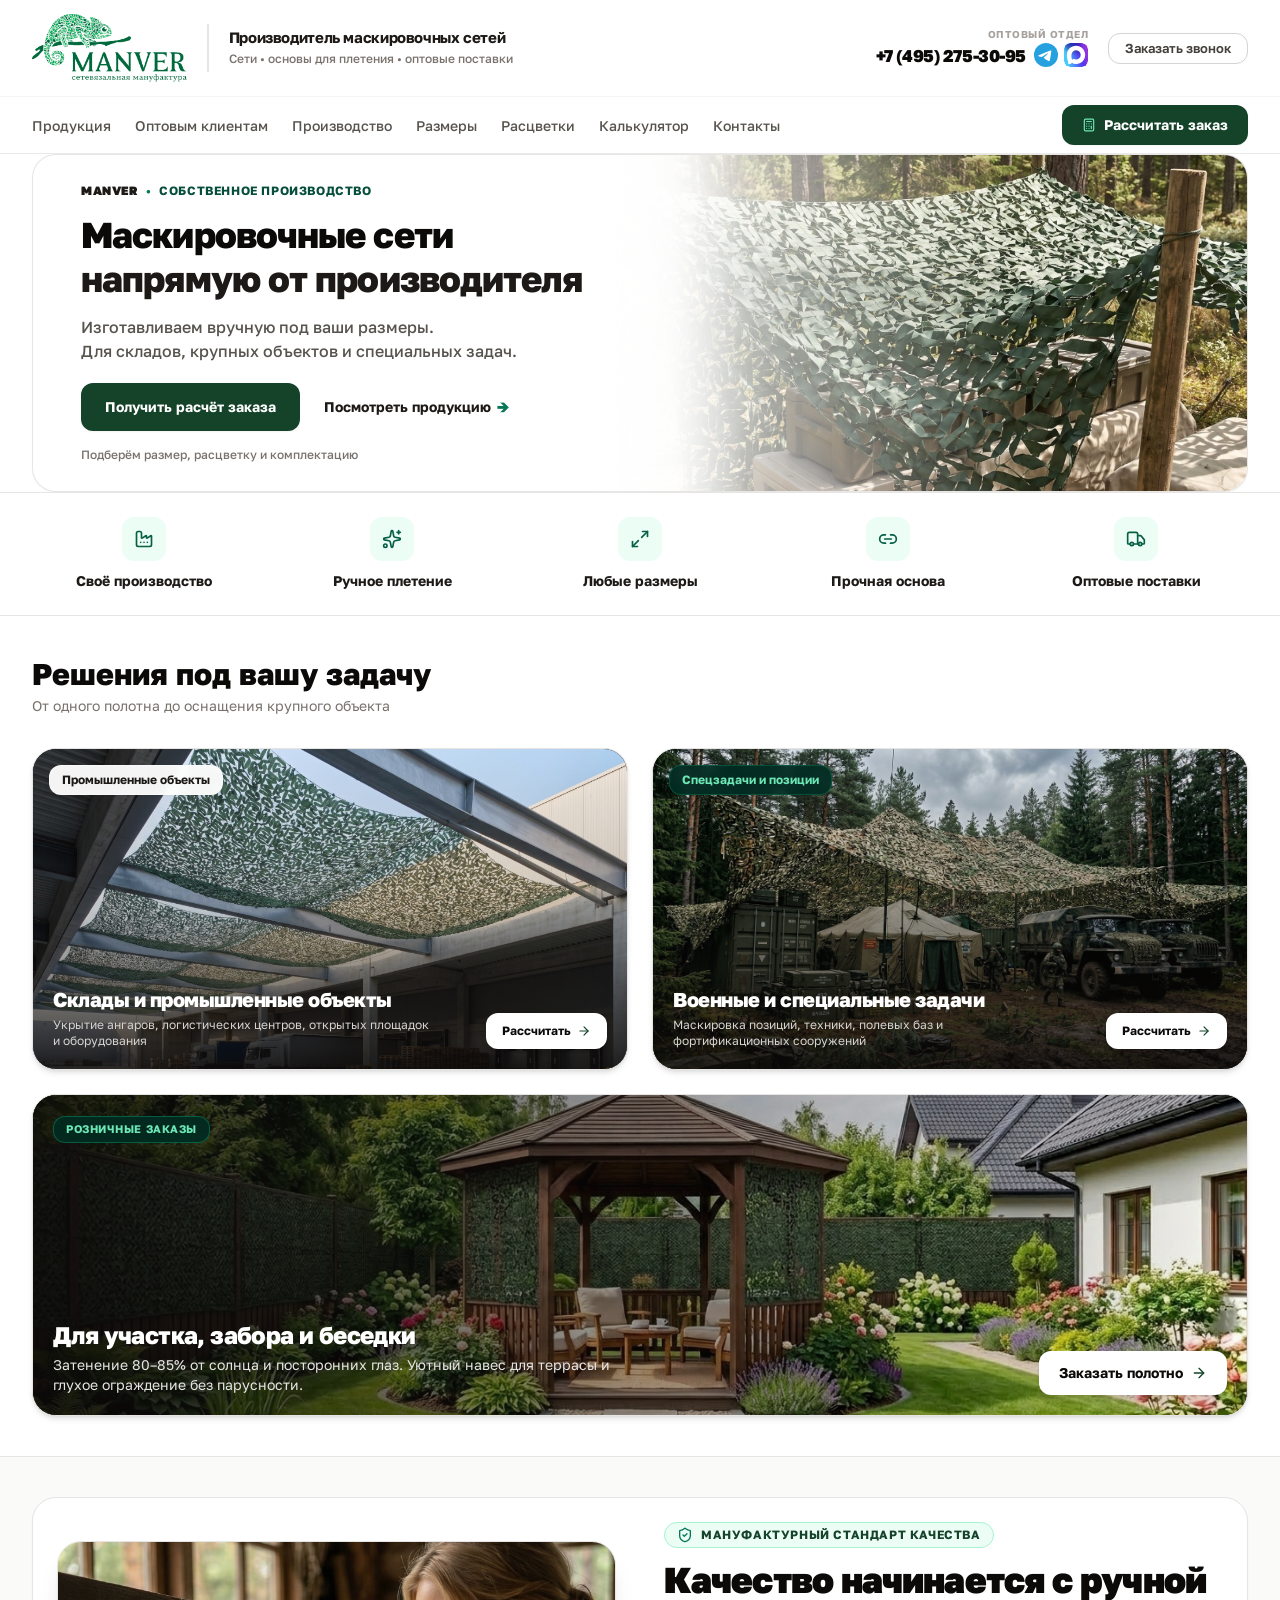
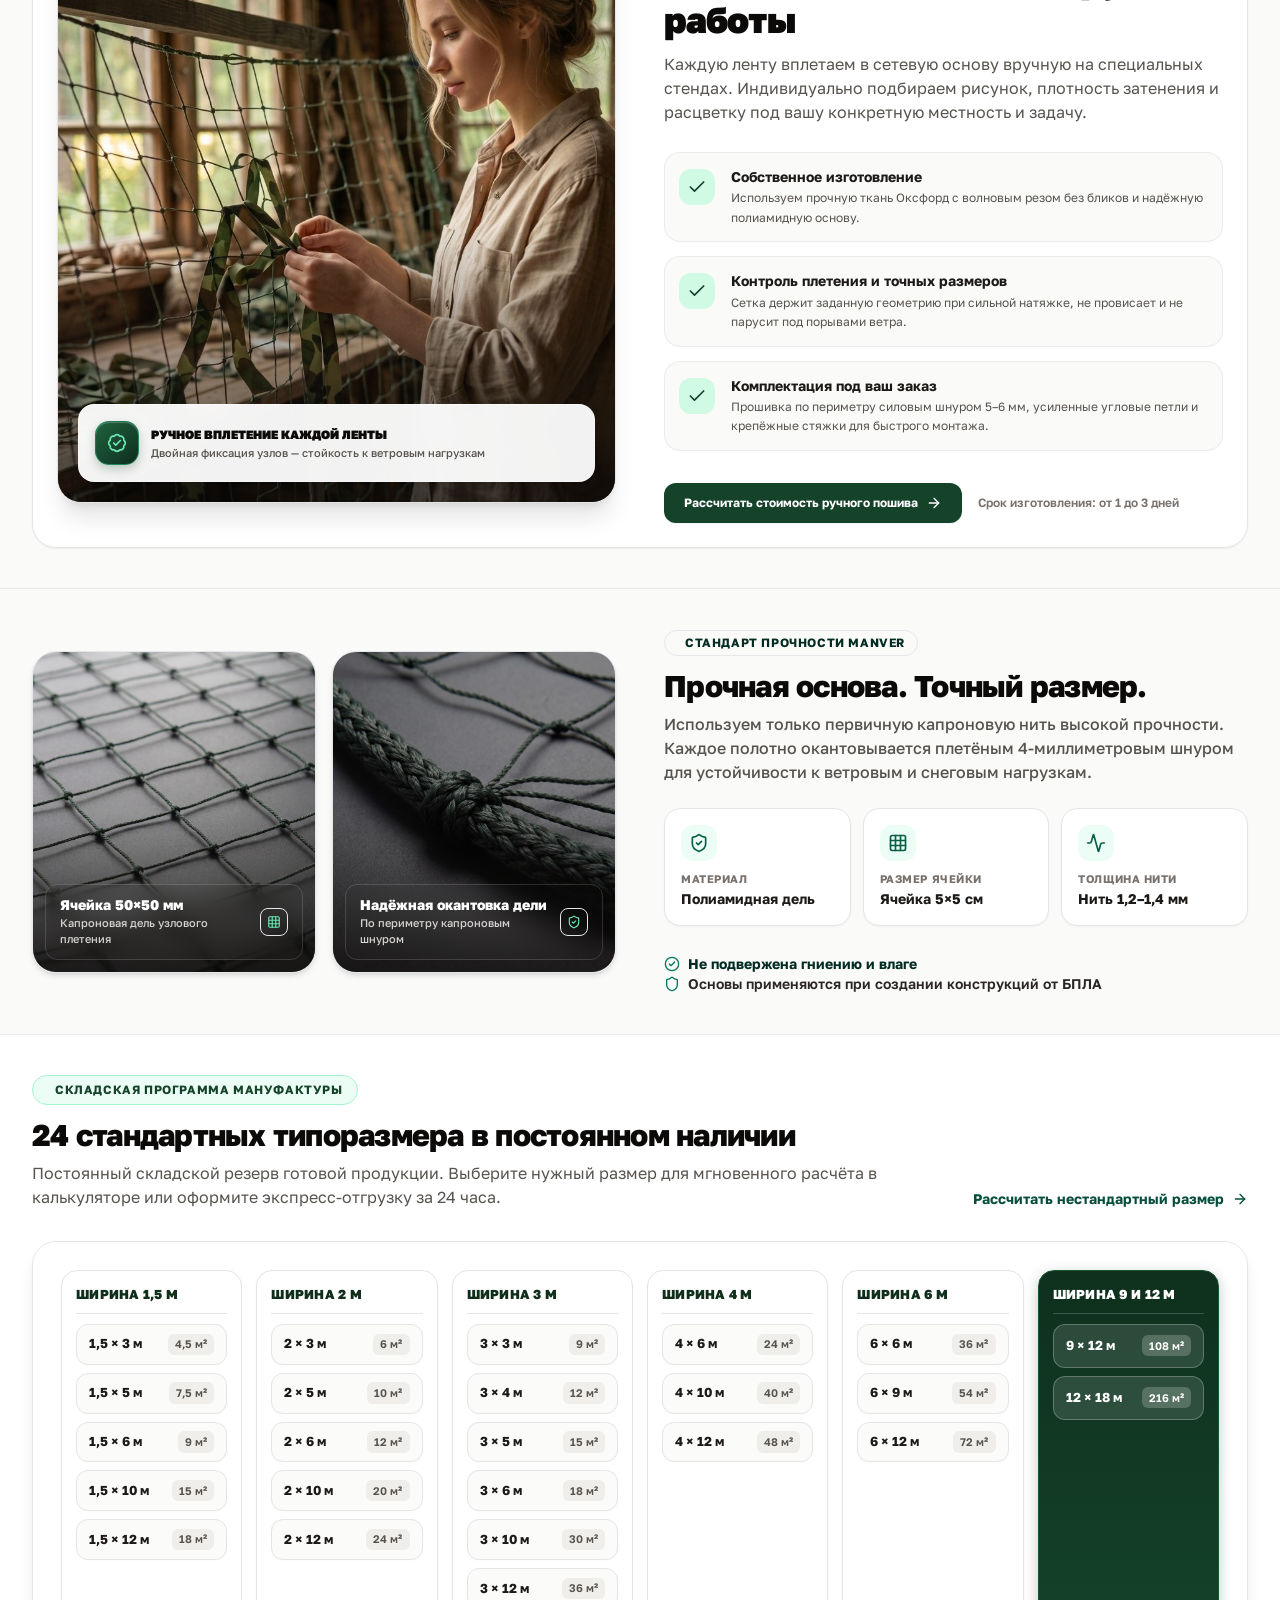
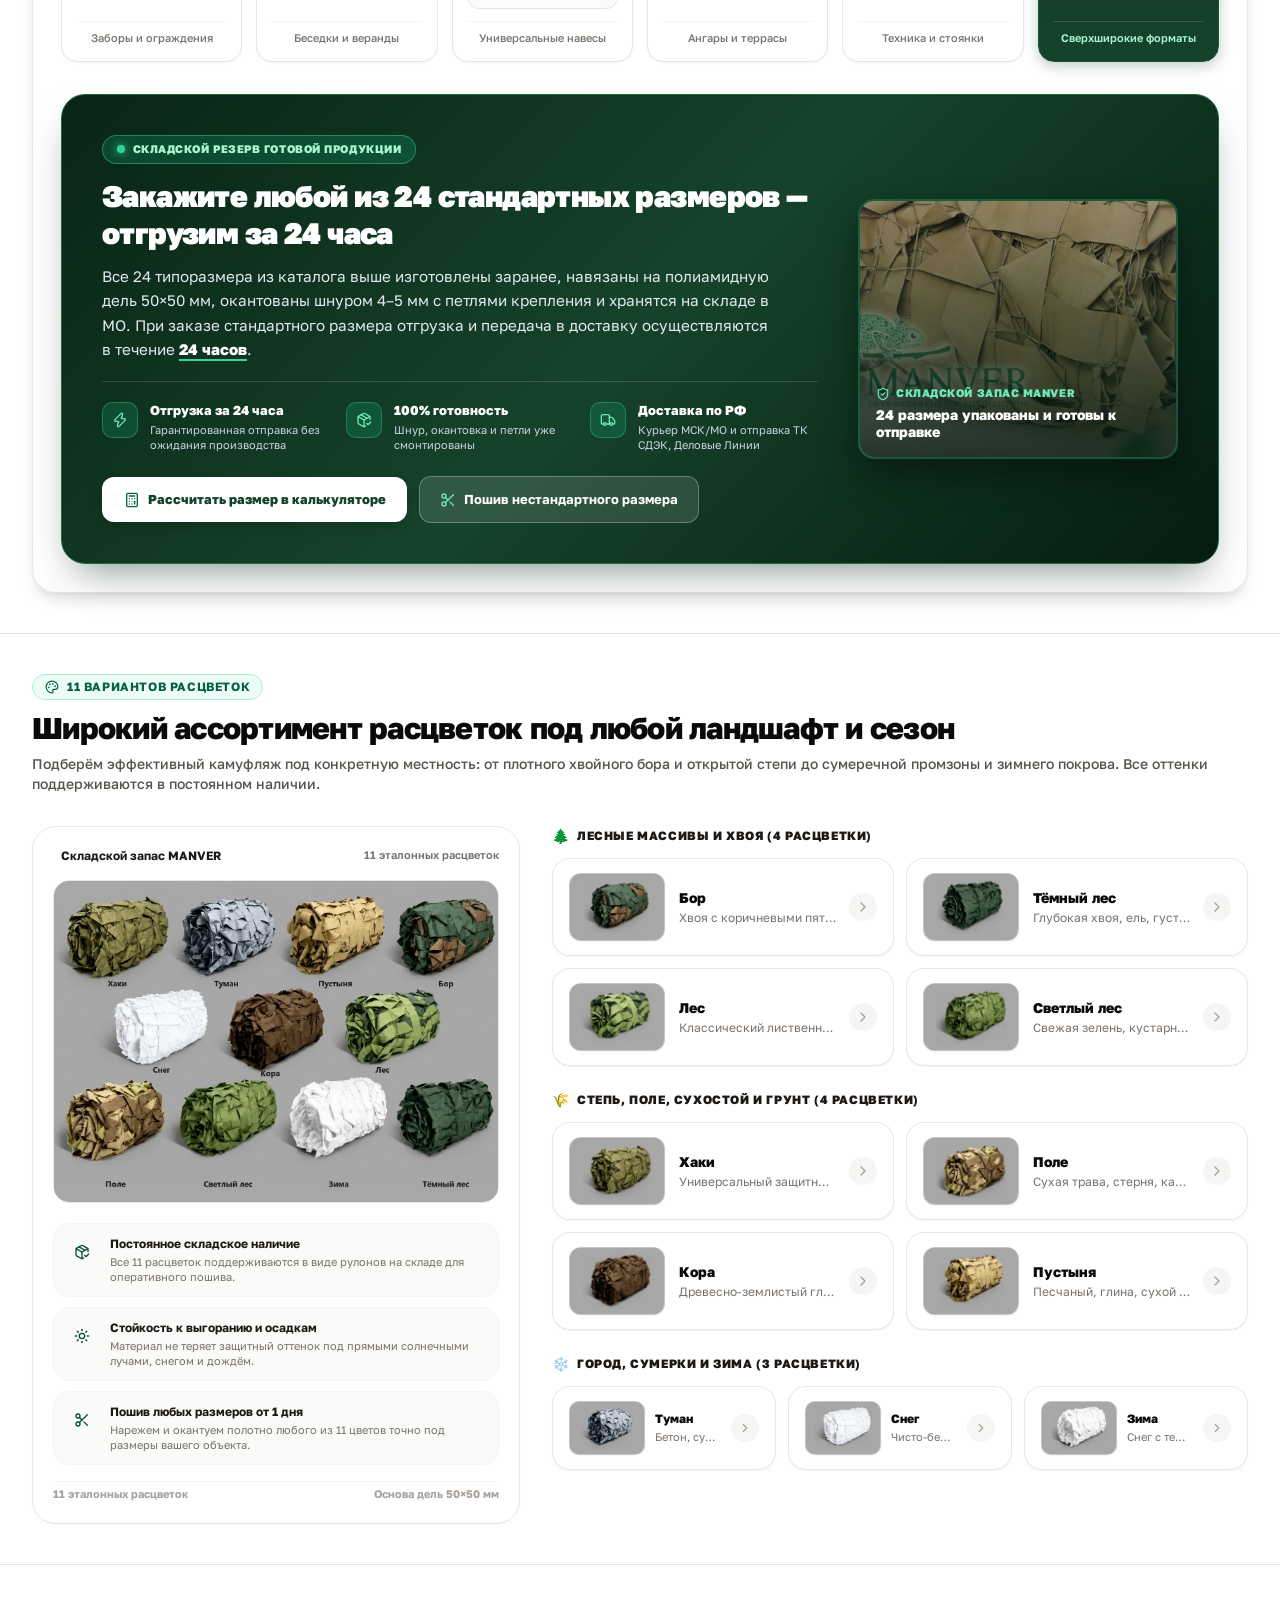
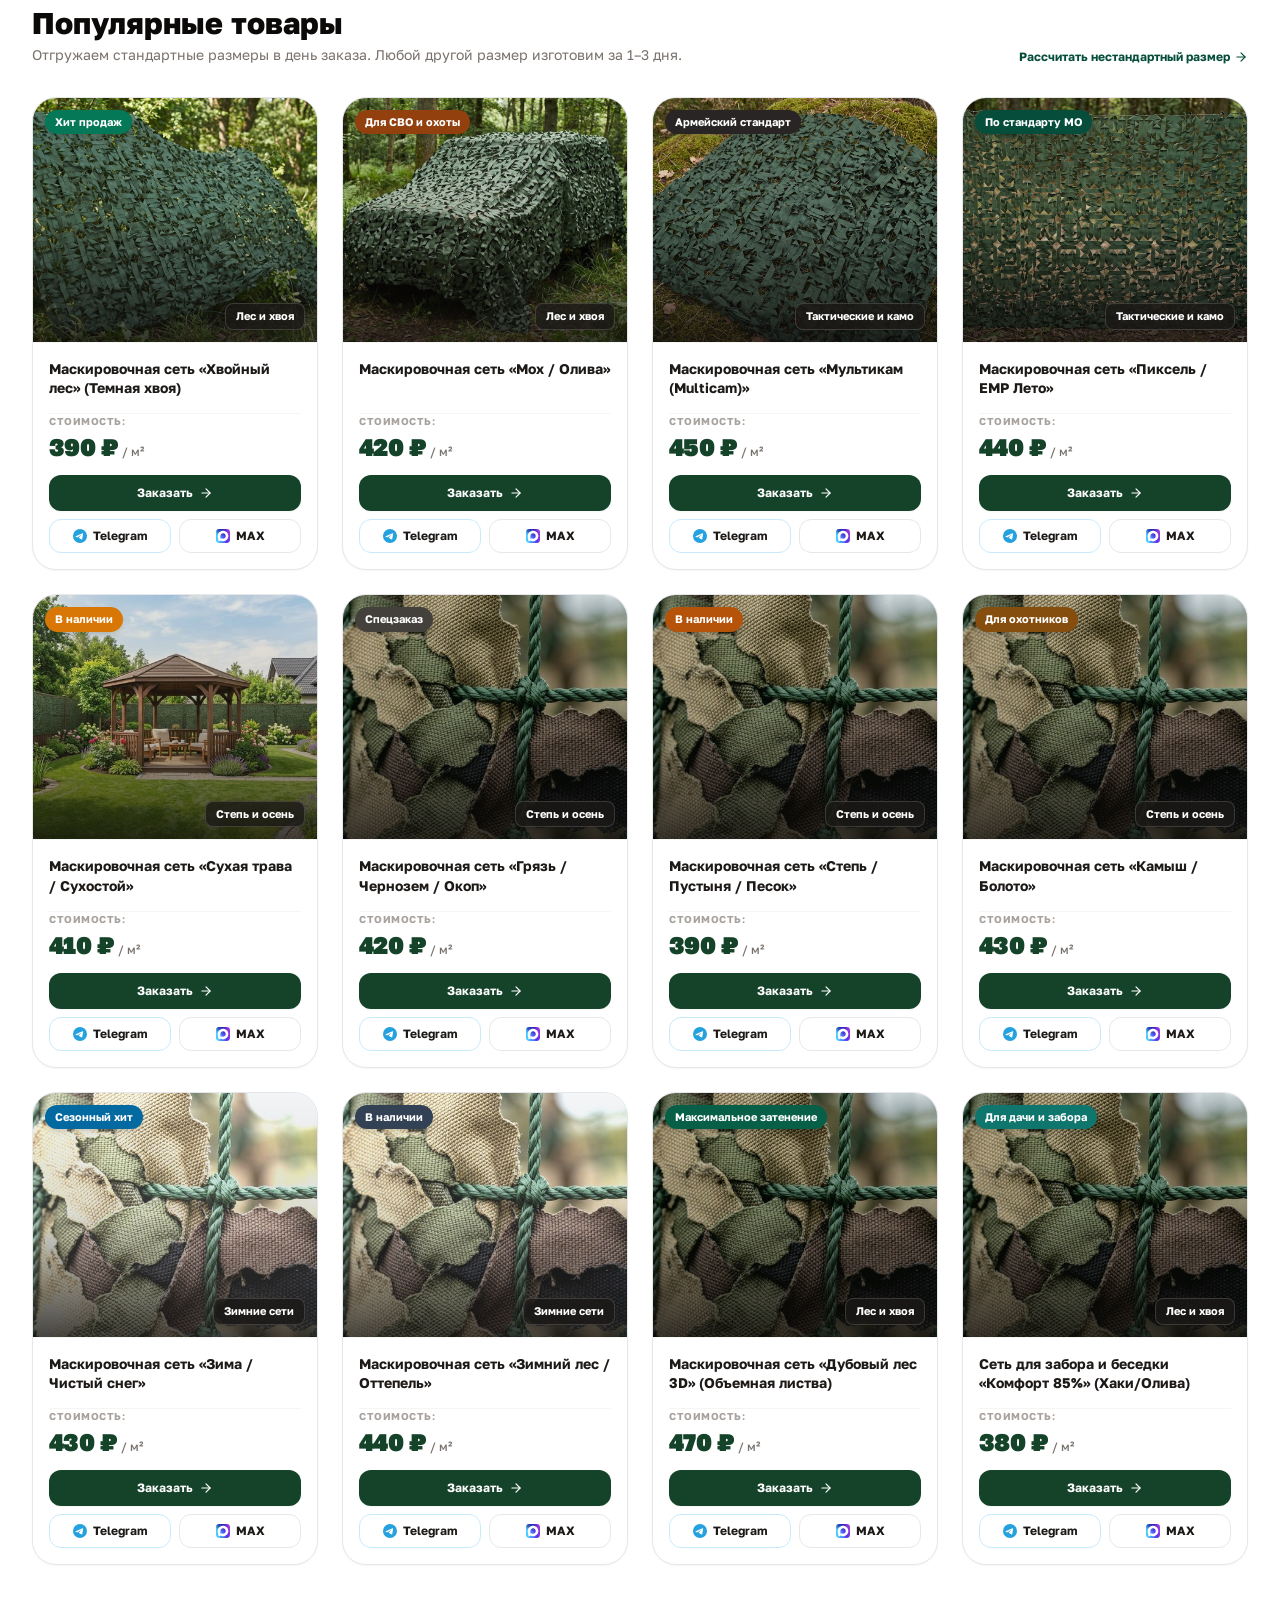
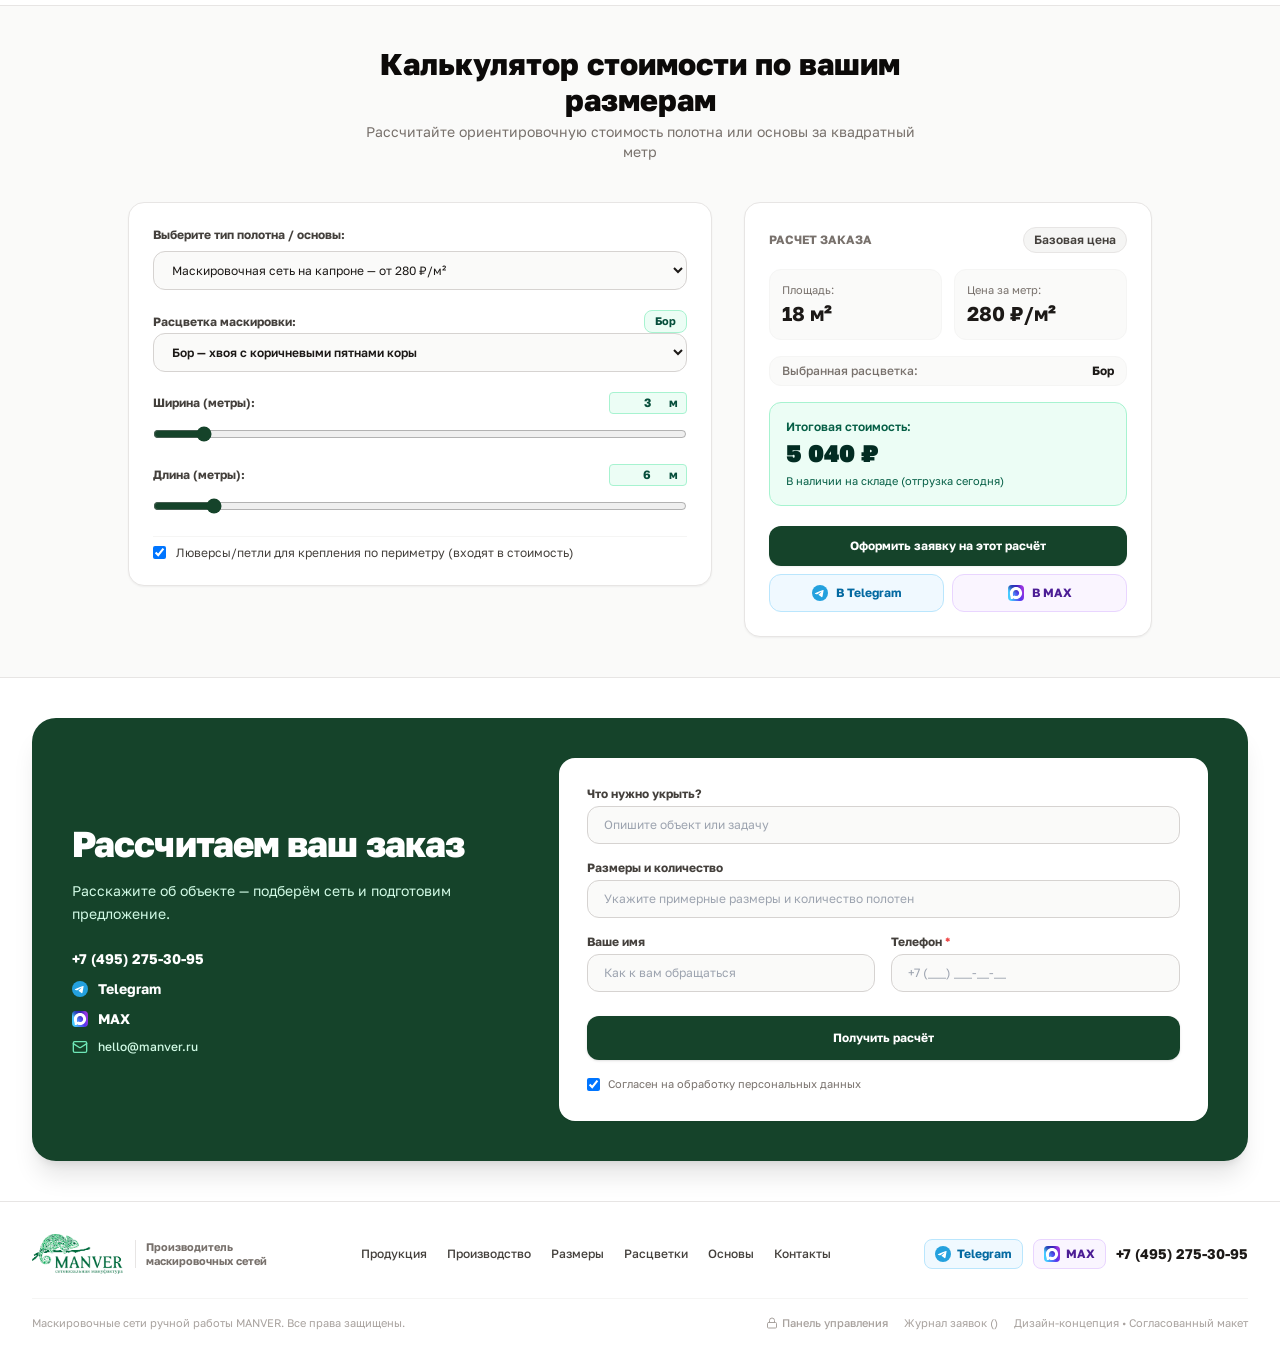
<file: index.html>
<!DOCTYPE html>
<html lang="ru">
<head>
  <meta charset="UTF-8">
  <meta name="viewport" content="width=device-width, initial-scale=1.0">
  <title>MANVER — Производитель маскировочных сетей и основ</title>
  <meta name="description" content="Маскировочные сети и капроновые основы напрямую от производителя MANVER. Ручное плетение, полиамидная основа 5х5 см, пошив любых размеров под заказ от 1 дня.">
  
  <!-- Google Fonts: Golos Text & Inter -->
  <link rel="preconnect" href="https://fonts.googleapis.com">
  <link rel="preconnect" href="https://fonts.gstatic.com" crossorigin>
  <link href="https://fonts.googleapis.com/css2?family=Golos+Text:wght@400;500;600;700;800&family=Inter:wght@400;500;600;700&display=swap" rel="stylesheet">
  
  <!-- Автономные стили Tailwind CSS (локальные, работают на всех смартфонах, с VPN и без интернета) -->
  <link rel="stylesheet" href="css/tailwind.min.css">

  <!-- Пользовательские стили -->
  <link rel="stylesheet" href="css/styles.css">
  <link rel="stylesheet" href="styles.css">

  <!-- Lucide Icons (локальный файл, 100% надежность на мобильных) -->
  <script src="js/lucide.min.js"></script>
</head>
<body class="bg-white text-stone-900 antialiased selection:bg-emerald-800 selection:text-white">

  <!-- ============================================================ -->
  <!-- ШАПКА САЙТА (HEADER) — ПРЕМИАЛЬНЫЙ B2B ПРОИЗВОДИТЕЛЬ MANVER -->
  <!-- ============================================================ -->
  <header class="sticky top-0 z-50 bg-white border-b border-stone-200/80">
    
    <!-- ВЕРХНИЙ ЯРУС: Логотип + Позиционирование + Оптовый отдел и контакты -->
    <div class="max-w-7xl mx-auto px-4 sm:px-6 lg:px-8 py-2.5 sm:py-3 flex items-center justify-between gap-4">
      
      <!-- Левый блок: Официальный логотип MANVER + Статус производителя и специализация -->
      <div class="flex items-center gap-3.5 sm:gap-4 lg:gap-5 shrink-0">
        <a href="#" class="flex items-center group py-0.5" title="MANVER — сетевязальная мануфактура">
          <img src="assets/images/manver_official_logo.png" 
               alt="MANVER — сетевязальная мануфактура" 
               class="h-12 sm:h-[58px] lg:h-[68px] w-auto object-contain transition duration-200 group-hover:opacity-95">
        </a>
        
        <!-- Текстовое позиционирование: сразу объясняет специализацию -->
        <div class="hidden md:block pl-4 lg:pl-5 border-l-2 border-stone-200 py-1">
          <span class="text-xs sm:text-sm lg:text-[15px] font-bold text-stone-900 tracking-tight leading-tight block">
            Производитель маскировочных сетей
          </span>
          <span class="text-[11px] lg:text-[12px] font-medium text-stone-500 tracking-normal block mt-1">
            Сети • основы для плетения • оптовые поставки
          </span>
        </div>
      </div>

      <!-- Правый блок: Контакты оптового отдела + Telegram + Вторичная кнопка «Заказать звонок» -->
      <div class="flex items-center gap-3 sm:gap-4 lg:gap-5 shrink-0">
        
        <!-- Оптовый отдел + Телефон + Telegram + MAX в единой чистой связке -->
        <div class="hidden sm:flex flex-col items-end text-right">
          <span class="text-[10px] uppercase tracking-wider text-stone-400 font-bold block leading-none mb-1">
            Оптовый отдел
          </span>
          <div class="flex items-center gap-2">
            <a href="tel:+74952753095" class="text-base lg:text-[17px] font-extrabold text-stone-950 hover:text-[#15432A] transition tracking-tight whitespace-nowrap leading-none">
              +7 (495) 275-30-95
            </a>
            <div class="flex items-center gap-1.5 shrink-0 pl-0.5">
              <a href="https://t.me/manver_nets" target="_blank" title="Написать в Telegram" class="inline-flex items-center justify-center w-6 h-6 shrink-0 rounded-full hover:scale-110 transition shadow-2xs" aria-label="Telegram">
                <svg class="w-6 h-6 shrink-0" width="24" height="24" viewBox="0 0 24 24" fill="none" xmlns="http://www.w3.org/2000/svg">
                  <circle cx="12" cy="12" r="12" fill="#24A1DE"/>
                  <path fill-rule="evenodd" clip-rule="evenodd" d="M5.4 12c3.4-1.5 5.7-2.5 6.9-3 3.3-1.4 4-1.6 4.5-1.6.1 0 .3 0 .4.1.1.1.2.2.2.4 0 .1 0 .3-.1.5-.2 1.9-1 6.5-1.4 8.6-.2.9-.5 1.2-.8 1.2-.7.1-1.2-.5-1.9-.9-1.1-.7-1.7-1.1-2.7-1.8-1.2-.8-.4-1.2.3-1.9.2-.2 3.2-3 3.3-3.2 0 0 0-.1-.1-.2-.1 0-.2 0-.2 0-.1 0-1.8 1.1-5.1 3.3-.5.3-.9.5-1.3.5-.4 0-1.3-.2-1.9-.4-.8-.2-1.3-.4-1.3-.8 0-.2.3-.4.9-.7z" fill="white"/>
                </svg>
              </a>
              <a href="https://max.ru/u/manver" target="_blank" title="Написать в MAX" class="inline-flex items-center justify-center w-6 h-6 shrink-0 rounded-md hover:scale-110 transition shadow-2xs overflow-hidden" aria-label="MAX">
                <img src="assets/images/max_messenger_logo.svg" alt="MAX" class="w-6 h-6 rounded-md shrink-0">
              </a>
            </div>
          </div>
        </div>

        <!-- Вторичная кнопка: Заказать звонок (спокойная, белый фон, тонкая рамка, не спорит с CTA) -->
        <button onclick="openCallModal()" class="hidden md:inline-flex items-center justify-center px-3.5 lg:px-4 py-2 rounded-xl bg-white border border-stone-300 hover:border-stone-400 hover:bg-stone-50 text-stone-700 hover:text-stone-900 text-xs lg:text-[13px] font-semibold transition whitespace-nowrap active:scale-[0.98]">
          <span>Заказать звонок</span>
        </button>

        <!-- Мобильные кнопки быстрого звонка и мессенджеров (только для компактных экранов < 640px) -->
        <div class="flex items-center gap-1.5 sm:hidden shrink-0">
          <a href="https://t.me/manver_nets" target="_blank" class="w-8 h-8 shrink-0 rounded-full flex items-center justify-center shadow-xs hover:scale-105 transition" aria-label="Telegram" title="Telegram">
            <svg class="w-8 h-8 shrink-0" width="32" height="32" viewBox="0 0 24 24" fill="none" xmlns="http://www.w3.org/2000/svg">
              <circle cx="12" cy="12" r="12" fill="#24A1DE"/>
              <path fill-rule="evenodd" clip-rule="evenodd" d="M5.4 12c3.4-1.5 5.7-2.5 6.9-3 3.3-1.4 4-1.6 4.5-1.6.1 0 .3 0 .4.1.1.1.2.2.2.4 0 .1 0 .3-.1.5-.2 1.9-1 6.5-1.4 8.6-.2.9-.5 1.2-.8 1.2-.7.1-1.2-.5-1.9-.9-1.1-.7-1.7-1.1-2.7-1.8-1.2-.8-.4-1.2.3-1.9.2-.2 3.2-3 3.3-3.2 0 0 0-.1-.1-.2-.1 0-.2 0-.2 0-.1 0-1.8 1.1-5.1 3.3-.5.3-.9.5-1.3.5-.4 0-1.3-.2-1.9-.4-.8-.2-1.3-.4-1.3-.8 0-.2.3-.4.9-.7z" fill="white"/>
            </svg>
          </a>
          <a href="https://max.ru/u/manver" target="_blank" class="w-8 h-8 shrink-0 rounded-lg flex items-center justify-center shadow-xs hover:scale-105 transition overflow-hidden" aria-label="MAX" title="MAX">
            <img src="assets/images/max_messenger_logo.svg" alt="MAX" class="w-8 h-8 rounded-lg shrink-0">
          </a>
          <a href="tel:+74952753095" class="w-8 h-8 shrink-0 rounded-lg text-emerald-900 bg-emerald-50 border border-emerald-200 hover:bg-emerald-100 transition flex items-center justify-center" aria-label="Позвонить" title="Позвонить">
            <i data-lucide="phone" class="w-4 h-4"></i>
          </a>
        </div>

        <!-- Кнопка вызова меню (для экранов меньше десктопа < 1024px) -->
        <button id="mobileMenuBtn" class="p-2 rounded-xl text-stone-700 bg-stone-100 hover:bg-stone-200 transition flex items-center justify-center lg:hidden" aria-label="Меню">
          <i data-lucide="menu" class="w-5 h-5"></i>
        </button>

      </div>
    </div>

    <!-- НИЖНИЙ ЯРУС: Навигация по разделам + Главная кнопка «Рассчитать заказ» (Десктоп) -->
    <div class="hidden lg:block border-t border-stone-100 bg-white">
      <div class="max-w-7xl mx-auto px-4 sm:px-6 lg:px-8 py-2 flex items-center justify-between gap-6">
        
        <!-- Меню навигации (спокойное, равномерное, строго в едином стиле) -->
        <nav class="flex items-center gap-6 xl:gap-7 text-[13.5px] xl:text-[14px] font-medium text-stone-600 whitespace-nowrap">
          <a href="#catalog" class="hover:text-stone-950 hover:font-semibold transition py-1">Продукция</a>
          <a href="#solutions" class="hover:text-stone-950 hover:font-semibold transition py-1">Оптовым клиентам</a>
          <a href="#quality" class="hover:text-stone-950 hover:font-semibold transition py-1">Производство</a>
          <a href="#sizes" class="hover:text-stone-950 hover:font-semibold transition py-1">Размеры</a>
          <a href="#colors" class="hover:text-stone-950 hover:font-semibold transition py-1">Расцветки</a>
          <a href="#calculator" class="hover:text-stone-950 hover:font-semibold transition py-1">Калькулятор</a>
          <a href="#contacts" class="hover:text-stone-950 hover:font-semibold transition py-1">Контакты</a>
        </nav>

        <!-- Главный коммерческий CTA: Рассчитать заказ (фирменный зеленый, строгий, премиальный) -->
        <a href="#calculator" class="inline-flex items-center justify-center gap-2 px-5 py-2.5 rounded-xl bg-[#15432A] hover:bg-[#0F3B25] text-white text-xs xl:text-sm font-bold shadow-xs hover:shadow transition whitespace-nowrap active:scale-[0.98]">
          <i data-lucide="calculator" class="w-3.5 h-3.5 text-emerald-300 shrink-0"></i>
          <span>Рассчитать заказ</span>
        </a>

      </div>
    </div>

    <!-- Мобильное выпадающее меню -->
    <div id="mobileMenu" class="hidden lg:hidden border-t border-stone-200 bg-white px-4 pt-3 pb-6 space-y-3 shadow-xl">
      <a href="#catalog" class="block py-2.5 text-stone-800 font-semibold border-b border-stone-100">Продукция</a>
      <a href="#solutions" class="block py-2.5 text-stone-800 font-semibold border-b border-stone-100">Оптовым клиентам</a>
      <a href="#quality" class="block py-2.5 text-stone-800 font-semibold border-b border-stone-100">Производство</a>
      <a href="#sizes" class="block py-2.5 text-stone-800 font-semibold border-b border-stone-100">24 типоразмера</a>
      <a href="#colors" class="block py-2.5 text-stone-800 font-semibold border-b border-stone-100">11 расцветок</a>
      <a href="#calculator" class="block py-2.5 text-stone-800 font-semibold border-b border-stone-100">Калькулятор заказа</a>
      <a href="#contacts" class="block py-2.5 text-stone-800 font-semibold">Контакты</a>
      <div class="pt-3 border-t border-stone-200 flex flex-col gap-2.5">
        <a href="#calculator" class="w-full py-3 rounded-xl bg-[#15432A] text-white font-bold text-center text-sm shadow-md flex items-center justify-center gap-2.5">
          <i data-lucide="calculator" class="w-4 h-4 text-emerald-300"></i>
          <span>Рассчитать заказ</span>
        </a>
        <div class="grid grid-cols-2 gap-2">
          <a href="https://t.me/manver_nets" target="_blank" class="py-2.5 px-3 rounded-xl btn-telegram font-bold text-xs flex items-center justify-center gap-2 shadow-2xs">
            <svg class="w-4 h-4 shrink-0" viewBox="0 0 24 24" fill="none" xmlns="http://www.w3.org/2000/svg">
              <circle cx="12" cy="12" r="12" fill="#24A1DE"/>
              <path fill-rule="evenodd" clip-rule="evenodd" d="M5.4 12c3.4-1.5 5.7-2.5 6.9-3 3.3-1.4 4-1.6 4.5-1.6.1 0 .3 0 .4.1.1.1.2.2.2.4 0 .1 0 .3-.1.5-.2 1.9-1 6.5-1.4 8.6-.2.9-.5 1.2-.8 1.2-.7.1-1.2-.5-1.9-.9-1.1-.7-1.7-1.1-2.7-1.8-1.2-.8-.4-1.2.3-1.9.2-.2 3.2-3 3.3-3.2 0 0 0-.1-.1-.2-.1 0-.2 0-.2 0-.1 0-1.8 1.1-5.1 3.3-.5.3-.9.5-1.3.5-.4 0-1.3-.2-1.9-.4-.8-.2-1.3-.4-1.3-.8 0-.2.3-.4.9-.7z" fill="white"/>
            </svg>
            <span>Telegram</span>
          </a>
          <a href="https://max.ru/u/manver" target="_blank" class="py-2.5 px-3 rounded-xl btn-max font-bold text-xs flex items-center justify-center gap-2 shadow-2xs">
            <img src="assets/images/max_messenger_logo.svg" alt="MAX" class="w-4 h-4 rounded-[3px] shrink-0">
            <span>MAX</span>
          </a>
        </div>
        <button onclick="openCallModal()" class="w-full py-2.5 rounded-xl border border-stone-300 font-semibold text-xs text-stone-800 hover:bg-stone-50 flex items-center justify-center gap-2">
          <span>Заказать обратный звонок</span>
        </button>
      </div>
    </div>
  </header>

  <!-- ============================================================ -->
  <!-- ПЕРВЫЙ ЭКРАН (HERO SECTION) — СИММЕТРИЧНЫЙ БАННЕР В СЕТКЕ САЙТА -->
  <!-- ============================================================ -->
  <!-- ============================================================ -->
  <!-- ПЕРВЫЙ ЭКРАН (HERO SECTION) — КАРТОЧКА-БАННЕР В СЕТКЕ САЙТА -->
  <!-- ============================================================ -->
  <section class="relative bg-white py-0 overflow-hidden">
    <div class="max-w-7xl mx-auto px-4 sm:px-6 lg:px-8">
      
      <!-- Карточка-баннер -->
      <div class="hero-banner-card">
        
        <!-- Правая часть: Фотография маскировочной сети с плавным растворением в фон -->
        <div class="hero-image-wrap">
          <img src="hero_forest_camonet.jpg" 
               onerror="this.onerror=null; this.src='assets/images/hero_forest_camonet.jpg';"
               alt="Маскировочные сети MANVER" 
               class="hero-blend-image transition duration-700">
          <div class="hero-image-overlay"></div>
        </div>

        <div class="hero-text-wrap space-y-4 sm:space-y-5">
          
          <div class="text-xs font-bold tracking-wider text-stone-500 uppercase flex items-center gap-2">
            <span class="text-stone-900 font-black">MANVER</span>
            <span class="text-emerald-700">•</span>
            <span class="text-emerald-900 font-bold">СОБСТВЕННОЕ ПРОИЗВОДСТВО</span>
          </div>

          <h1 class="text-2xl sm:text-4xl lg:text-[40px] xl:text-[44px] font-extrabold text-stone-950 tracking-tight leading-[1.18]">
            <span class="block">Маскировочные сети</span>
            <span class="block text-stone-900 mt-1 sm:mt-0.5">напрямую от производителя</span>
          </h1>

          <p class="text-sm sm:text-base lg:text-lg text-stone-600 leading-relaxed max-w-lg font-medium">
            Изготавливаем вручную под ваши размеры. <br>
            Для складов, крупных объектов <br class="sm:hidden">и специальных задач.
          </p>

          <!-- Кнопки: главное действие — заявка на расчет -->
          <div class="flex flex-col sm:flex-row items-stretch sm:items-center gap-3 sm:gap-4 pt-1">
            <button type="button" onclick="openCallModal()" class="px-6 sm:px-7 py-3.5 rounded-xl bg-[#15432A] hover:bg-[#0F3B25] text-white font-bold text-sm shadow-sm hover:shadow-md transition text-center whitespace-nowrap active:scale-[0.98]">
              Получить расчёт заказа
            </button>

            <a href="#catalog" class="text-sm font-bold text-stone-900 hover:text-[#15432A] transition flex items-center justify-center gap-1.5 py-3 px-2 group">
              <span>Посмотреть продукцию</span>
              <span class="text-emerald-700 font-extrabold text-base transition transform group-hover:translate-x-1">→</span>
            </a>
          </div>

          <p class="text-xs text-stone-500 font-medium">
            Подберём размер, расцветку и комплектацию
          </p>

        </div>

      </div>
    </div>
  </section>

  <!-- ============================================================ -->
  <!-- 5 ПРЕИМУЩЕСТВ ПРОИЗВОДИТЕЛЯ (КАК В МАКЕТЕ ПОД ХИРО) -->
  <!-- ============================================================ -->
  <section class="border-y border-stone-200 bg-white py-6">
    <div class="max-w-7xl mx-auto px-4 sm:px-6 lg:px-8">
      <div class="grid grid-cols-2 md:grid-cols-5 gap-6 text-center">
        
        <div class="flex flex-col items-center">
          <div class="w-11 h-11 rounded-xl bg-emerald-50 text-emerald-900 flex items-center justify-center mb-2.5">
            <i data-lucide="factory" class="w-5 h-5 text-emerald-800"></i>
          </div>
          <span class="font-bold text-sm text-stone-900">Своё производство</span>
        </div>

        <div class="flex flex-col items-center">
          <div class="w-11 h-11 rounded-xl bg-emerald-50 text-emerald-900 flex items-center justify-center mb-2.5">
            <i data-lucide="sparkles" class="w-5 h-5 text-emerald-800"></i>
          </div>
          <span class="font-bold text-sm text-stone-900">Ручное плетение</span>
        </div>

        <div class="flex flex-col items-center">
          <div class="w-11 h-11 rounded-xl bg-emerald-50 text-emerald-900 flex items-center justify-center mb-2.5">
            <i data-lucide="maximize-2" class="w-5 h-5 text-emerald-800"></i>
          </div>
          <span class="font-bold text-sm text-stone-900">Любые размеры</span>
        </div>

        <div class="flex flex-col items-center">
          <div class="w-11 h-11 rounded-xl bg-emerald-50 text-emerald-900 flex items-center justify-center mb-2.5">
            <i data-lucide="link-2" class="w-5 h-5 text-emerald-800"></i>
          </div>
          <span class="font-bold text-sm text-stone-900">Прочная основа</span>
        </div>

        <div class="flex flex-col items-center col-span-2 md:col-span-1">
          <div class="w-11 h-11 rounded-xl bg-emerald-50 text-emerald-900 flex items-center justify-center mb-2.5">
            <i data-lucide="truck" class="w-5 h-5 text-emerald-800"></i>
          </div>
          <span class="font-bold text-sm text-stone-900">Оптовые поставки</span>
        </div>

      </div>
    </div>
  </section>

  <!-- ============================================================ -->
  <!-- РЕШЕНИЯ ПОД ВАШУ ЗАДАЧУ (ОТ ОДНОГО ПОЛОТНА ДО КРУПНОГО ОБЪЕКТА) -->
  <!-- ============================================================ -->
  <section id="solutions" class="landing-section bg-white">
    <div class="max-w-7xl mx-auto px-4 sm:px-6 lg:px-8">
      
      <div class="mb-8">
        <h2 class="text-2xl sm:text-3xl font-extrabold text-stone-950">
          Решения под вашу задачу
        </h2>
        <p class="text-sm text-stone-500 mt-1">
          От одного полотна до оснащения крупного объекта
        </p>
      </div>

      <!-- 3 карточки сценариев с фотографиями топового качества -->
      <div class="space-y-6">
        
        <!-- Верхний ряд: Склады и Военные задачи (B2B приоритет) -->
        <div class="grid grid-cols-1 md:grid-cols-2 gap-6">
          
          <!-- Карточка 1: Склады и промышленные объекты -->
          <div class="relative rounded-3xl overflow-hidden border border-stone-200 shadow-md group bg-stone-900">
            <img src="solution_warehouse_hd.jpg" 
                 onerror="this.onerror=null; this.src='assets/images/solution_warehouse_hd.jpg';"
                 alt="Маскировочные сети для складов и промышленных объектов MANVER" 
                 class="w-full h-64 sm:h-72 lg:h-80 object-cover object-center transition duration-700 group-hover:scale-105">
            <div class="absolute inset-0 bg-gradient-to-t from-stone-950/85 via-stone-950/20 to-transparent"></div>
            
            <div class="absolute top-4 left-4">
              <span class="inline-block bg-white/95 backdrop-blur-sm text-stone-900 text-xs font-bold px-3 py-1.5 rounded-xl shadow-sm border border-white/40">
                Промышленные объекты
              </span>
            </div>

            <div class="absolute bottom-5 left-5 right-5 flex flex-col sm:flex-row sm:items-end justify-between gap-3">
              <div>
                <h3 class="text-white font-extrabold text-lg sm:text-xl tracking-tight leading-snug">
                  Склады и промышленные объекты
                </h3>
                <p class="text-stone-300 text-xs mt-1 max-w-sm hidden sm:block">
                  Укрытие ангаров, логистических центров, открытых площадок и оборудования
                </p>
              </div>
              <button onclick="openOrderModal('Склады и промышленные объекты', 420)" class="bg-white hover:bg-emerald-50 text-stone-950 text-xs font-bold px-4 py-2.5 rounded-xl shadow-md transition flex items-center justify-center gap-1.5 shrink-0 whitespace-nowrap active:scale-[0.98]">
                <span>Рассчитать</span>
                <i data-lucide="arrow-right" class="w-3.5 h-3.5 text-[#15432A]"></i>
              </button>
            </div>
          </div>

          <!-- Карточка 2: Военные и специальные задачи -->
          <div class="relative rounded-3xl overflow-hidden border border-stone-200 shadow-md group bg-stone-900">
            <img src="assets/images/solution_military_hd.jpg" alt="Маскировка для военных и специальных задач MANVER" class="w-full h-64 sm:h-72 lg:h-80 object-cover object-center transition duration-700 group-hover:scale-105">
            <div class="absolute inset-0 bg-gradient-to-t from-stone-950/85 via-stone-950/20 to-transparent"></div>
            
            <div class="absolute top-4 left-4">
              <span class="inline-block bg-emerald-950/90 backdrop-blur-sm text-emerald-300 text-xs font-bold px-3 py-1.5 rounded-xl shadow-sm border border-emerald-700/50">
                Спецзадачи и позиции
              </span>
            </div>

            <div class="absolute bottom-5 left-5 right-5 flex flex-col sm:flex-row sm:items-end justify-between gap-3">
              <div>
                <h3 class="text-white font-extrabold text-lg sm:text-xl tracking-tight leading-snug">
                  Военные и специальные задачи
                </h3>
                <p class="text-stone-300 text-xs mt-1 max-w-sm hidden sm:block">
                  Маскировка позиций, техники, полевых баз и фортификационных сооружений
                </p>
              </div>
              <button onclick="openOrderModal('Военные и специальные задачи', 450)" class="bg-white hover:bg-emerald-50 text-stone-950 text-xs font-bold px-4 py-2.5 rounded-xl shadow-md transition flex items-center justify-center gap-1.5 shrink-0 whitespace-nowrap active:scale-[0.98]">
                <span>Рассчитать</span>
                <i data-lucide="arrow-right" class="w-3.5 h-3.5 text-[#15432A]"></i>
              </button>
            </div>
          </div>

        </div>

        <!-- Нижний ряд: Для участка, забора и беседки (Розничные заказы) -->
        <div class="relative rounded-3xl overflow-hidden border border-stone-200 shadow-md group bg-stone-900">
          <img src="assets/images/solution_fence_hd.jpg" alt="Маскировочные сети для забора, дачи и беседки" class="w-full h-60 sm:h-72 lg:h-80 object-cover object-center transition duration-700 group-hover:scale-105">
          <div class="absolute inset-0 bg-gradient-to-r from-stone-950/90 via-stone-950/40 to-transparent"></div>
          
          <div class="absolute top-5 left-5">
            <span class="inline-block text-[11px] font-bold text-emerald-300 bg-emerald-950/90 backdrop-blur-sm border border-emerald-600/50 px-3 py-1 rounded-xl uppercase tracking-wider">
              Розничные заказы
            </span>
          </div>

          <div class="absolute bottom-5 left-5 right-5 flex flex-col sm:flex-row sm:items-end justify-between gap-4">
            <div class="max-w-xl">
              <h3 class="text-white font-extrabold text-lg sm:text-2xl tracking-tight leading-snug">
                Для участка, забора и беседки
              </h3>
              <p class="text-stone-200 text-xs sm:text-sm mt-1 leading-relaxed">
                Затенение 80–85% от солнца и посторонних глаз. Уютный навес для террасы и глухое ограждение без парусности.
              </p>
            </div>
            <button onclick="openOrderModal('Для участка, забора и беседки', 380)" class="bg-white hover:bg-stone-100 text-stone-950 text-xs sm:text-sm font-bold px-5 py-3 rounded-xl shadow-lg transition flex items-center justify-center gap-2 shrink-0 whitespace-nowrap active:scale-[0.98]">
              <span>Заказать полотно</span>
              <i data-lucide="arrow-right" class="w-4 h-4 text-[#15432A]"></i>
            </button>
          </div>
        </div>

      </div>

    </div>
  </section>

  <!-- ============================================================ -->
  <!-- КАЧЕСТВО НАЧИНАЕТСЯ С РУЧНОЙ РАБОТЫ (НОВЫЙ НАСЫЩЕННЫЙ БЛОК) -->
  <!-- ============================================================ -->
  <section id="quality" class="landing-section bg-stone-50 border-t border-stone-200">
    <div class="max-w-7xl mx-auto px-4 sm:px-6 lg:px-8">
      
      <div class="bg-white rounded-3xl p-6 sm:p-8 lg:p-10 border border-stone-200 shadow-sm">
        <div class="grid grid-cols-1 lg:grid-cols-12 gap-8 lg:gap-12 items-center">
          
          <!-- Левая часть: Крупное, чистое фото девушки за плетением (без надписей) -->
          <div class="lg:col-span-6 relative">
            <div class="relative rounded-2xl sm:rounded-3xl overflow-hidden shadow-xl border border-stone-200 group bg-stone-100">
              <img src="assets/images/girl_weaving_clean.jpg" alt="Мастер вплетает маскировочные ленты в сетевую основу MANVER" class="w-full h-[460px] sm:h-[560px] object-cover object-center transition duration-500 group-hover:scale-[1.02]">
              
              <!-- Градиентная подложка снизу -->
              <div class="absolute inset-0 bg-gradient-to-t from-stone-950/75 via-transparent to-transparent pointer-events-none"></div>

              <!-- Плашка на фото -->
              <div class="absolute bottom-3 left-3 right-3 sm:bottom-5 sm:left-5 sm:right-5 bg-white/95 backdrop-blur-md p-3 sm:p-4 rounded-xl sm:rounded-2xl border border-white/40 shadow-lg">
                <div class="flex items-center gap-2.5 sm:gap-3">
                  <div class="quality-craft-icon">
                    <i data-lucide="badge-check" class="w-5 h-5 text-emerald-300"></i>
                  </div>
                  <div class="min-w-0 flex-1">
                    <span class="text-[11px] sm:text-xs font-black text-stone-950 uppercase tracking-wide block leading-snug whitespace-normal">Ручное вплетение каждой ленты</span>
                    <span class="text-[10px] sm:text-[11px] font-medium text-stone-600 block mt-0.5 leading-snug">Двойная фиксация узлов — стойкость к ветровым нагрузкам</span>
                  </div>
                </div>
              </div>
            </div>
          </div>

          <!-- Правая часть: Насыщенный контент о качестве и производстве -->
          <div class="lg:col-span-6 space-y-6">
            
            <div>
              <span class="inline-flex items-center gap-2 px-3 py-1 rounded-full bg-emerald-50 border border-emerald-200 text-[#15432A] text-xs font-bold uppercase tracking-wider mb-3">
                <i data-lucide="shield-check" class="w-4 h-4 text-emerald-700"></i>
                Мануфактурный стандарт качества
              </span>
              <h2 class="text-3xl sm:text-4xl font-black text-stone-950 tracking-tight leading-tight">
                Качество начинается с ручной работы
              </h2>
              <p class="text-stone-600 text-sm sm:text-base leading-relaxed mt-3">
                Каждую ленту вплетаем в сетевую основу вручную на специальных стендах. Индивидуально подбираем рисунок, плотность затенения и расцветку под вашу конкретную местность и задачу.
              </p>
            </div>

            <!-- 3 насыщенные карточки преимуществ -->
            <div class="space-y-3.5 pt-1">
              
              <div class="flex items-start gap-4 p-3.5 rounded-2xl bg-stone-50 hover:bg-emerald-50/40 border border-stone-200/70 transition">
                <div class="w-9 h-9 rounded-xl bg-emerald-100 text-[#15432A] flex items-center justify-center shrink-0 mt-0.5">
                  <i data-lucide="check" class="w-5 h-5 font-bold"></i>
                </div>
                <div>
                  <h4 class="text-sm font-bold text-stone-900 leading-snug">Собственное изготовление</h4>
                  <p class="text-xs text-stone-600 mt-0.5 leading-relaxed">
                    Используем прочную ткань Оксфорд с волновым резом без бликов и надёжную полиамидную основу.
                  </p>
                </div>
              </div>

              <div class="flex items-start gap-4 p-3.5 rounded-2xl bg-stone-50 hover:bg-emerald-50/40 border border-stone-200/70 transition">
                <div class="w-9 h-9 rounded-xl bg-emerald-100 text-[#15432A] flex items-center justify-center shrink-0 mt-0.5">
                  <i data-lucide="check" class="w-5 h-5 font-bold"></i>
                </div>
                <div>
                  <h4 class="text-sm font-bold text-stone-900 leading-snug">Контроль плетения и точных размеров</h4>
                  <p class="text-xs text-stone-600 mt-0.5 leading-relaxed">
                    Сетка держит заданную геометрию при сильной натяжке, не провисает и не парусит под порывами ветра.
                  </p>
                </div>
              </div>

              <div class="flex items-start gap-4 p-3.5 rounded-2xl bg-stone-50 hover:bg-emerald-50/40 border border-stone-200/70 transition">
                <div class="w-9 h-9 rounded-xl bg-emerald-100 text-[#15432A] flex items-center justify-center shrink-0 mt-0.5">
                  <i data-lucide="check" class="w-5 h-5 font-bold"></i>
                </div>
                <div>
                  <h4 class="text-sm font-bold text-stone-900 leading-snug">Комплектация под ваш заказ</h4>
                  <p class="text-xs text-stone-600 mt-0.5 leading-relaxed">
                    Прошивка по периметру силовым шнуром 5–6 мм, усиленные угловые петли и крепёжные стяжки для быстрого монтажа.
                  </p>
                </div>
              </div>

            </div>

            <!-- Действие внутри блока -->
            <div class="pt-2 flex flex-wrap items-center gap-4">
              <a href="#calculator" class="px-5 py-3 rounded-xl bg-[#15432A] hover:bg-[#0E321E] text-white text-xs font-bold shadow-sm hover:shadow transition flex items-center gap-2">
                <span>Рассчитать стоимость ручного пошива</span>
                <i data-lucide="arrow-right" class="w-4 h-4"></i>
              </a>
              <span class="text-xs font-semibold text-stone-500">
                Срок изготовления: от 1 до 3 дней
              </span>
            </div>

          </div>

        </div>
      </div>

    </div>
  </section>

  <!-- ============================================================ -->
  <!-- ПРОЧНАЯ ОСНОВА. ТОЧНЫЙ РАЗМЕР (ПОДТВЕРЖДЕННЫЕ ХАРАКТЕРИСТИКИ) -->
  <!-- ============================================================ -->
  <section id="bases" class="landing-section bg-stone-50 border-t border-stone-200/90">
    <div class="max-w-7xl mx-auto px-4 sm:px-6 lg:px-8">
      
      <div class="grid grid-cols-1 lg:grid-cols-12 gap-8 lg:gap-12 items-center">
        
        <!-- Левая часть: Макро-фотографии основы и окантовки (увеличенный размер) -->
        <div class="lg:col-span-6 grid grid-cols-1 sm:grid-cols-2 gap-4 sm:gap-5">
          
          <!-- Карточка 1: Первое фото (где нет окантовки) — ячейка 50х50 мм -->
          <div class="group relative rounded-2xl sm:rounded-3xl overflow-hidden border border-stone-300/80 shadow-md bg-stone-950 transition-all duration-300 hover:shadow-xl">
            <div class="macro-card-img-wrap">
              <img src="assets/images/mesh_cell_macro.jpg" 
                   onerror="this.onerror=null; this.src='mesh_cell_macro.jpg';"
                   alt="Полиамидная дель, ячейка 50х50 мм" 
                   class="w-full h-full object-cover object-center transition-transform duration-700 ease-out group-hover:scale-105">
              <div class="absolute inset-0 bg-gradient-to-t from-stone-950/85 via-stone-950/20 to-transparent pointer-events-none"></div>

              <!-- Подпись внизу карточки -->
              <div class="absolute bottom-3 left-3 right-3">
                <div class="macro-overlay-card bg-stone-900/90 backdrop-blur-md px-3.5 py-2.5 rounded-xl border border-white/15 text-white shadow-lg flex items-center justify-between gap-2">
                  <div class="space-y-0.5">
                    <div class="font-extrabold text-sm sm:text-[15px] text-white leading-snug">
                      Ячейка 50×50 мм
                    </div>
                    <div class="text-[11px] text-stone-300 font-medium leading-normal">
                      Капроновая дель узлового плетения
                    </div>
                  </div>
                  <span class="w-7 h-7 rounded-lg bg-emerald-500/20 border border-emerald-500/30 text-emerald-300 flex items-center justify-center shrink-0" title="Ячейка основы">
                    <i data-lucide="grid" class="w-3.5 h-3.5"></i>
                  </span>
                </div>
              </div>
            </div>
          </div>

          <!-- Карточка 2: Фотография с окантовкой и узлом (Надёжная окантовка дели) -->
          <div class="group relative rounded-2xl sm:rounded-3xl overflow-hidden border border-stone-300/80 shadow-md bg-stone-950 transition-all duration-300 hover:shadow-xl">
            <div class="macro-card-img-wrap">
              <img src="assets/images/cord_border_macro.jpg" 
                   onerror="this.onerror=null; this.src='cord_border_macro.jpg';"
                   alt="Надёжная окантовка дели по периметру капроновым шнуром" 
                   class="w-full h-full object-cover object-center transition-transform duration-700 ease-out group-hover:scale-105">
              <div class="absolute inset-0 bg-gradient-to-t from-stone-950/85 via-stone-950/20 to-transparent pointer-events-none"></div>

              <!-- Подпись внизу карточки -->
              <div class="absolute bottom-3 left-3 right-3">
                <div class="macro-overlay-card bg-stone-900/90 backdrop-blur-md px-3.5 py-2.5 rounded-xl border border-white/15 text-white shadow-lg flex items-center justify-between gap-2">
                  <div class="space-y-0.5">
                    <div class="font-extrabold text-sm sm:text-[15px] text-white leading-snug">
                      Надёжная окантовка дели
                    </div>
                    <div class="text-[11px] text-stone-300 font-medium leading-normal">
                      По периметру капроновым шнуром
                    </div>
                  </div>
                  <span class="w-7 h-7 rounded-lg bg-emerald-500/20 border border-emerald-500/30 text-emerald-300 flex items-center justify-center shrink-0" title="Надёжная окантовка дели по периметру">
                    <i data-lucide="shield-check" class="w-3.5 h-3.5"></i>
                  </span>
                </div>
              </div>
            </div>
          </div>

        </div>

        <!-- Правая часть: Характеристики основы и размеры -->
        <div class="lg:col-span-6 space-y-6">
          
          <div>
            <div class="inline-flex items-center gap-2 px-3 py-1 rounded-full bg-emerald-100/90 border border-emerald-300/80 text-emerald-950 text-xs font-bold uppercase tracking-wider mb-3">
              <span class="w-2 h-2 rounded-full bg-emerald-700"></span>
              <span>Стандарт прочности MANVER</span>
            </div>
            <h2 class="text-2xl sm:text-3xl lg:text-4xl font-extrabold text-stone-950 tracking-tight leading-tight">
              Прочная основа. Точный размер.
            </h2>
            <p class="text-stone-600 text-sm sm:text-base mt-2 font-medium leading-relaxed">
              Используем только первичную капроновую нить высокой прочности. Каждое полотно окантовывается плетёным 4-миллиметровым шнуром для устойчивости к ветровым и снеговым нагрузкам.
            </p>
          </div>

          <!-- 3 подтвержденные ключевые характеристики -->
          <div class="grid grid-cols-1 sm:grid-cols-3 gap-3">
            <div class="bg-white p-4 rounded-2xl border border-stone-200 shadow-xs hover:border-emerald-300 transition group">
              <div class="w-9 h-9 rounded-xl bg-emerald-50 text-emerald-800 flex items-center justify-center mb-2.5 group-hover:bg-emerald-100 transition">
                <i data-lucide="shield-check" class="w-5 h-5 text-emerald-800"></i>
              </div>
              <div class="text-[11px] text-stone-500 font-bold uppercase tracking-wider">Материал</div>
              <div class="text-sm font-bold text-stone-900 mt-0.5">Полиамидная дель</div>
            </div>

            <div class="bg-white p-4 rounded-2xl border border-stone-200 shadow-xs hover:border-emerald-300 transition group">
              <div class="w-9 h-9 rounded-xl bg-emerald-50 text-emerald-800 flex items-center justify-center mb-2.5 group-hover:bg-emerald-100 transition">
                <i data-lucide="grid" class="w-5 h-5 text-emerald-800"></i>
              </div>
              <div class="text-[11px] text-stone-500 font-bold uppercase tracking-wider">Размер ячейки</div>
              <div class="text-sm font-bold text-stone-900 mt-0.5">Ячейка 5×5 см</div>
            </div>

            <div class="bg-white p-4 rounded-2xl border border-stone-200 shadow-xs hover:border-emerald-300 transition group">
              <div class="w-9 h-9 rounded-xl bg-emerald-50 text-emerald-800 flex items-center justify-center mb-2.5 group-hover:bg-emerald-100 transition">
                <i data-lucide="activity" class="w-5 h-5 text-emerald-800"></i>
              </div>
              <div class="text-[11px] text-stone-500 font-bold uppercase tracking-wider">Толщина нити</div>
              <div class="text-sm font-bold text-stone-900 mt-0.5">Нить 1,2–1,4 мм</div>
            </div>
          </div>

          <!-- Преимущества основы -->
          <div class="flex flex-wrap items-center gap-x-6 gap-y-2 text-xs sm:text-sm text-stone-700 pt-1">
            <span class="flex items-center gap-2 font-bold text-emerald-950">
              <i data-lucide="check-circle-2" class="w-4 h-4 text-emerald-700 shrink-0"></i>
              <span>Не подвержена гниению и влаге</span>
            </span>
            <span class="flex items-center gap-2 font-semibold text-stone-800">
              <i data-lucide="shield" class="w-4 h-4 text-emerald-700 shrink-0"></i>
              <span>Основы применяются при создании конструкций от БПЛА</span>
            </span>
          </div>

        </div>

      </div>

    </div>
  </section>

  <!-- ============================================================ -->
  <!-- СКЛАДСКАЯ ПРОГРАММА: 24 СТАНДАРТНЫХ ТИПОРАЗМЕРА MANVER -->
  <!-- ============================================================ -->
  <section id="sizes" class="landing-section bg-gradient-to-b from-[#FBFBFA] via-white to-[#F8F9F8] border-t border-stone-200/80">
    <div class="max-w-7xl mx-auto px-4 sm:px-6 lg:px-8">
      
      <!-- Заголовок блока -->
      <div class="flex flex-col md:flex-row md:items-end justify-between mb-8 sm:mb-10 gap-4">
        <div>
          <span class="inline-flex items-center gap-2 px-3.5 py-1.5 rounded-full bg-emerald-50 border border-emerald-200 text-[#15432A] text-xs font-bold uppercase tracking-wider mb-3 shadow-2xs">
            <span class="relative flex h-2 w-2">
              <span class="animate-ping absolute inline-flex h-full w-full rounded-full bg-emerald-500 opacity-75"></span>
              <span class="relative inline-flex rounded-full h-2 w-2 bg-emerald-600"></span>
            </span>
            Складская программа мануфактуры
          </span>
          <h2 class="text-2xl sm:text-3xl lg:text-4xl font-extrabold text-stone-950 tracking-tight">
            24 стандартных типоразмера в постоянном наличии
          </h2>
          <p class="text-sm sm:text-base text-stone-600 mt-2 max-w-2xl leading-relaxed">
            Постоянный складской резерв готовой продукции. Выберите нужный размер для мгновенного расчёта в калькуляторе или оформите экспресс-отгрузку за 24 часа.
          </p>
        </div>

        <a href="#calculator" class="inline-flex items-center gap-2 text-xs sm:text-sm font-bold text-emerald-900 hover:text-emerald-700 hover:underline shrink-0 pb-1">
          <span>Рассчитать нестандартный размер</span>
          <i data-lucide="arrow-right" class="w-4 h-4"></i>
        </a>
      </div>

      <!-- Главная карточка: Матрица 24 размеров и экспресс-отгрузка 24ч -->
      <div class="bg-gradient-to-b from-stone-50 via-white to-stone-50/70 rounded-3xl p-5 sm:p-7 lg:p-9 border border-stone-200/90 shadow-lg shadow-stone-200/40">
        
        <!-- Сетка 6 колонок по ширине -->
        <div class="sizes-grid-layout">
          
          <!-- Колонка 1: Ширина 1,5 м -->
          <div class="size-column-card">
            <div>
              <div class="col-header">
                <span class="col-title">Ширина 1,5 м</span>
              </div>
              <div class="space-y-2">
                <button type="button" onclick="selectCalcSize(1.5, 3)" class="size-pill-btn group">
                  <span class="size-pill-name">1,5 × 3 м</span>
                  <span class="size-pill-area">4,5 м²</span>
                </button>
                <button type="button" onclick="selectCalcSize(1.5, 5)" class="size-pill-btn group">
                  <span class="size-pill-name">1,5 × 5 м</span>
                  <span class="size-pill-area">7,5 м²</span>
                </button>
                <button type="button" onclick="selectCalcSize(1.5, 6)" class="size-pill-btn group">
                  <span class="size-pill-name">1,5 × 6 м</span>
                  <span class="size-pill-area">9 м²</span>
                </button>
                <button type="button" onclick="selectCalcSize(1.5, 10)" class="size-pill-btn group">
                  <span class="size-pill-name">1,5 × 10 м</span>
                  <span class="size-pill-area">15 м²</span>
                </button>
                <button type="button" onclick="selectCalcSize(1.5, 12)" class="size-pill-btn group">
                  <span class="size-pill-name">1,5 × 12 м</span>
                  <span class="size-pill-area">18 м²</span>
                </button>
              </div>
            </div>
            <div class="mt-3 pt-2 border-t border-stone-100 text-[11px] text-stone-500 font-medium text-center">
              Заборы и ограждения
            </div>
          </div>

          <!-- Колонка 2: Ширина 2 м -->
          <div class="size-column-card">
            <div>
              <div class="col-header">
                <span class="col-title">Ширина 2 м</span>
              </div>
              <div class="space-y-2">
                <button type="button" onclick="selectCalcSize(2, 3)" class="size-pill-btn group">
                  <span class="size-pill-name">2 × 3 м</span>
                  <span class="size-pill-area">6 м²</span>
                </button>
                <button type="button" onclick="selectCalcSize(2, 5)" class="size-pill-btn group">
                  <span class="size-pill-name">2 × 5 м</span>
                  <span class="size-pill-area">10 м²</span>
                </button>
                <button type="button" onclick="selectCalcSize(2, 6)" class="size-pill-btn group">
                  <span class="size-pill-name">2 × 6 м</span>
                  <span class="size-pill-area">12 м²</span>
                </button>
                <button type="button" onclick="selectCalcSize(2, 10)" class="size-pill-btn group">
                  <span class="size-pill-name">2 × 10 м</span>
                  <span class="size-pill-area">20 м²</span>
                </button>
                <button type="button" onclick="selectCalcSize(2, 12)" class="size-pill-btn group">
                  <span class="size-pill-name">2 × 12 м</span>
                  <span class="size-pill-area">24 м²</span>
                </button>
              </div>
            </div>
            <div class="mt-3 pt-2 border-t border-stone-100 text-[11px] text-stone-500 font-medium text-center">
              Беседки и веранды
            </div>
          </div>

          <!-- Колонка 3: Ширина 3 м -->
          <div class="size-column-card">
            <div>
              <div class="col-header">
                <span class="col-title">Ширина 3 м</span>
              </div>
              <div class="space-y-2">
                <button type="button" onclick="selectCalcSize(3, 3)" class="size-pill-btn group">
                  <span class="size-pill-name">3 × 3 м</span>
                  <span class="size-pill-area">9 м²</span>
                </button>
                <button type="button" onclick="selectCalcSize(3, 4)" class="size-pill-btn group">
                  <span class="size-pill-name">3 × 4 м</span>
                  <span class="size-pill-area">12 м²</span>
                </button>
                <button type="button" onclick="selectCalcSize(3, 5)" class="size-pill-btn group">
                  <span class="size-pill-name">3 × 5 м</span>
                  <span class="size-pill-area">15 м²</span>
                </button>
                <button type="button" onclick="selectCalcSize(3, 6)" class="size-pill-btn group">
                  <span class="size-pill-name">3 × 6 м</span>
                  <span class="size-pill-area">18 м²</span>
                </button>
                <button type="button" onclick="selectCalcSize(3, 10)" class="size-pill-btn group">
                  <span class="size-pill-name">3 × 10 м</span>
                  <span class="size-pill-area">30 м²</span>
                </button>
                <button type="button" onclick="selectCalcSize(3, 12)" class="size-pill-btn group">
                  <span class="size-pill-name">3 × 12 м</span>
                  <span class="size-pill-area">36 м²</span>
                </button>
              </div>
            </div>
            <div class="mt-3 pt-2 border-t border-stone-100 text-[11px] text-stone-500 font-medium text-center">
              Универсальные навесы
            </div>
          </div>

          <!-- Колонка 4: Ширина 4 м -->
          <div class="size-column-card">
            <div>
              <div class="col-header">
                <span class="col-title">Ширина 4 м</span>
              </div>
              <div class="space-y-2">
                <button type="button" onclick="selectCalcSize(4, 6)" class="size-pill-btn group">
                  <span class="size-pill-name">4 × 6 м</span>
                  <span class="size-pill-area">24 м²</span>
                </button>
                <button type="button" onclick="selectCalcSize(4, 10)" class="size-pill-btn group">
                  <span class="size-pill-name">4 × 10 м</span>
                  <span class="size-pill-area">40 м²</span>
                </button>
                <button type="button" onclick="selectCalcSize(4, 12)" class="size-pill-btn group">
                  <span class="size-pill-name">4 × 12 м</span>
                  <span class="size-pill-area">48 м²</span>
                </button>
              </div>
            </div>
            <div class="mt-3 pt-2 border-t border-stone-100 text-[11px] text-stone-500 font-medium text-center">
              Ангары и террасы
            </div>
          </div>

          <!-- Колонка 5: Ширина 6 м -->
          <div class="size-column-card">
            <div>
              <div class="col-header">
                <span class="col-title">Ширина 6 м</span>
              </div>
              <div class="space-y-2">
                <button type="button" onclick="selectCalcSize(6, 6)" class="size-pill-btn group">
                  <span class="size-pill-name">6 × 6 м</span>
                  <span class="size-pill-area">36 м²</span>
                </button>
                <button type="button" onclick="selectCalcSize(6, 9)" class="size-pill-btn group">
                  <span class="size-pill-name">6 × 9 м</span>
                  <span class="size-pill-area">54 м²</span>
                </button>
                <button type="button" onclick="selectCalcSize(6, 12)" class="size-pill-btn group">
                  <span class="size-pill-name">6 × 12 м</span>
                  <span class="size-pill-area">72 м²</span>
                </button>
              </div>
            </div>
            <div class="mt-3 pt-2 border-t border-stone-100 text-[11px] text-stone-500 font-medium text-center">
              Техника и стоянки
            </div>
          </div>

          <!-- Колонка 6: Крупные форматы (9м и 12м) -->
          <div class="column-large-sizes">
            <div>
              <div class="col-large-header">
                <span class="col-large-title">Ширина 9 и 12 м</span>
              </div>
              <div class="space-y-2">
                <button type="button" onclick="selectCalcSize(9, 12)" class="large-size-btn group">
                  <span class="size-pill-name">9 × 12 м</span>
                  <span class="size-pill-area">108 м²</span>
                </button>
                <button type="button" onclick="selectCalcSize(12, 18)" class="large-size-btn group">
                  <span class="size-pill-name">12 × 18 м</span>
                  <span class="size-pill-area">216 м²</span>
                </button>
              </div>
            </div>
            <div class="col-large-footer">
              Сверхширокие форматы
            </div>
          </div>

        </div>

        <!-- Экспресс-отгрузка за 24 часа: Премиальный блок гарантии -->
        <div class="banner-24h">
          
          <div class="banner-24h-row">
            
            <!-- Левая колонка: Текст гарантии и преимущества -->
            <div class="banner-24h-col-text">
              <div class="banner-24h-badge">
                <span class="banner-pulse-dot"></span>
                <span>Складской резерв готовой продукции</span>
              </div>

              <h3 class="banner-24h-title">
                Закажите любой из 24 стандартных размеров — отгрузим за 24 часа
              </h3>

              <p class="banner-24h-desc">
                Все 24 типоразмера из каталога выше изготовлены заранее, навязаны на полиамидную дель 50×50 мм, окантованы шнуром 4–5 мм с петлями крепления и хранятся на складе в МО. При заказе стандартного размера отгрузка и передача в доставку осуществляются в течение <strong>24 часов</strong>.
              </p>

              <!-- 3 ключевых тезиса -->
              <div class="banner-perks-grid">
                <div class="banner-perk-item">
                  <div class="banner-perk-icon">
                    <i data-lucide="zap" class="w-4 h-4"></i>
                  </div>
                  <div>
                    <div class="banner-perk-title">Отгрузка за 24 часа</div>
                    <div class="banner-perk-sub">Гарантированная отправка без ожидания производства</div>
                  </div>
                </div>

                <div class="banner-perk-item">
                  <div class="banner-perk-icon">
                    <i data-lucide="package-check" class="w-4 h-4"></i>
                  </div>
                  <div>
                    <div class="banner-perk-title">100% готовность</div>
                    <div class="banner-perk-sub">Шнур, окантовка и петли уже смонтированы</div>
                  </div>
                </div>

                <div class="banner-perk-item">
                  <div class="banner-perk-icon">
                    <i data-lucide="truck" class="w-4 h-4"></i>
                  </div>
                  <div>
                    <div class="banner-perk-title">Доставка по РФ</div>
                    <div class="banner-perk-sub">Курьер МСК/МО и отправка ТК СДЭК, Деловые Линии</div>
                  </div>
                </div>
              </div>

              <!-- Кнопки действий -->
              <div class="banner-actions">
                <a href="#calculator" class="banner-btn-calc">
                  <i data-lucide="calculator" class="w-4 h-4 text-emerald-800"></i>
                  <span>Рассчитать размер в калькуляторе</span>
                </a>
                <a href="#calculator" class="banner-btn-order">
                  <i data-lucide="scissors" class="w-4 h-4 text-emerald-300"></i>
                  <span>Пошив нестандартного размера</span>
                </a>
              </div>
            </div>

            <!-- Правая колонка: Реальное фото рулона MANVER со склада -->
            <div class="banner-24h-col-media">
              <div class="banner-photo-card group">
                <img src="assets/images/camo_roll_manver.jpg" 
                     alt="Маскировочные сети MANVER на складе готовой продукции" 
                     class="banner-photo-img">
                <div class="banner-photo-overlay">
                  <span class="banner-photo-badge">
                    <i data-lucide="shield-check" class="w-3.5 h-3.5"></i>
                    Складской запас MANVER
                  </span>
                  <span class="banner-photo-title">
                    24 размера упакованы и готовы к отправке
                  </span>
                </div>
              </div>
            </div>

          </div>

        </div>

      </div>

    </div>
  </section>

  <!-- ============================================================ -->
  <!-- РАЗДЕЛ: ШИРОКИЙ АССОРТИМЕНТ РАСЦВЕТОК (11 ВАРИАНТОВ) -->
  <!-- ============================================================ -->
  <section id="colors" class="landing-section bg-[#FBFBFA] border-t border-stone-200">
    <div class="max-w-7xl mx-auto px-4 sm:px-6 lg:px-8">
      
      <!-- Заголовок раздела -->
      <div class="flex flex-col md:flex-row md:items-end justify-between gap-4 mb-8 sm:mb-10">
        <div>
          <div class="inline-flex items-center gap-2 px-3 py-1 rounded-full bg-emerald-50 border border-emerald-200 text-emerald-800 text-xs font-bold uppercase tracking-wider mb-2.5">
            <i data-lucide="palette" class="w-3.5 h-3.5"></i>
            <span>11 вариантов расцветок</span>
          </div>
          <h2 class="text-2xl sm:text-3xl lg:text-4xl font-extrabold text-stone-950 tracking-tight">
            Широкий ассортимент расцветок под любой ландшафт и сезон
          </h2>
          <p class="text-stone-600 text-xs sm:text-sm mt-2 max-w-2xl font-medium leading-relaxed">
            Подберём эффективный камуфляж под конкретную местность: от плотного хвойного бора и открытой степи до сумеречной промзоны и зимнего покрова. Все оттенки поддерживаются в постоянном наличии.
          </p>
        </div>
        <a href="#calculator" class="hidden sm:inline-flex items-center gap-2 px-4 py-2.5 rounded-xl bg-white border border-stone-300 hover:border-emerald-800 text-stone-700 hover:text-emerald-950 text-xs font-bold shadow-2xs hover:shadow transition shrink-0 active:scale-[0.98]">
          <i data-lucide="calculator" class="w-3.5 h-3.5 text-emerald-700"></i>
          <span>Подобрать цвет в калькуляторе</span>
          <span>→</span>
        </a>
      </div>

      <!-- Основная композиция: Студийный шоукейс + Интерактивная витрина 11 цветов -->
      <div class="grid grid-cols-1 lg:grid-cols-12 gap-8 items-start">
        
        <!-- Левая колонка: Студийная фотография и параметры производства (5 колонок) -->
        <div class="lg:col-span-5 bg-white rounded-3xl p-5 border border-stone-200/90 shadow-xs flex flex-col gap-4">
          <div class="flex items-center justify-between px-1">
            <span class="text-xs font-bold text-stone-900 flex items-center gap-2">
              <span class="w-2 h-2 rounded-full bg-emerald-500 animate-pulse"></span>
              Складской запас MANVER
            </span>
            <span class="text-[11px] font-semibold text-stone-500">11 эталонных расцветок</span>
          </div>

          <div class="rounded-2xl overflow-hidden bg-stone-100 border border-stone-200/60 group shadow-2xs">
            <img src="assets/images/camo_colors_palette_clean.jpg" alt="11 эталонных расцветок маскировочных сетей MANVER" class="w-full h-auto object-cover transform group-hover:scale-[1.02] transition duration-500">
          </div>

          <div class="space-y-2.5 pt-1">
            <div class="flex items-start gap-3 p-3 rounded-2xl bg-stone-50 border border-stone-100">
              <div class="w-8 h-8 rounded-xl bg-emerald-100/70 text-emerald-900 flex items-center justify-center shrink-0">
                <i data-lucide="package-check" class="w-4 h-4"></i>
              </div>
              <div>
                <h4 class="text-xs font-bold text-stone-900">Постоянное складское наличие</h4>
                <p class="text-[11px] text-stone-500 leading-snug mt-0.5">Все 11 расцветок поддерживаются в виде рулонов на складе для оперативного пошива.</p>
              </div>
            </div>

            <div class="flex items-start gap-3 p-3 rounded-2xl bg-stone-50 border border-stone-100">
              <div class="w-8 h-8 rounded-xl bg-emerald-100/70 text-emerald-900 flex items-center justify-center shrink-0">
                <i data-lucide="sun" class="w-4 h-4"></i>
              </div>
              <div>
                <h4 class="text-xs font-bold text-stone-900">Стойкость к выгоранию и осадкам</h4>
                <p class="text-[11px] text-stone-500 leading-snug mt-0.5">Материал не теряет защитный оттенок под прямыми солнечными лучами, снегом и дождём.</p>
              </div>
            </div>

            <div class="flex items-start gap-3 p-3 rounded-2xl bg-stone-50 border border-stone-100">
              <div class="w-8 h-8 rounded-xl bg-emerald-100/70 text-emerald-900 flex items-center justify-center shrink-0">
                <i data-lucide="scissors" class="w-4 h-4"></i>
              </div>
              <div>
                <h4 class="text-xs font-bold text-stone-900">Пошив любых размеров от 1 дня</h4>
                <p class="text-[11px] text-stone-500 leading-snug mt-0.5">Нарежем и окантуем полотно любого из 11 цветов точно под размеры вашего объекта.</p>
              </div>
            </div>
          </div>

          <div class="flex items-center justify-between text-[11px] font-bold text-stone-400 px-1 pt-1 border-t border-stone-100">
            <span>11 эталонных расцветок</span>
            <span>Основа дель 50×50 мм</span>
          </div>
        </div>

        <!-- Правая колонка: 11 расцветок по типам местности (7 колонок) -->
        <div class="lg:col-span-7 space-y-6">
          
          <!-- Группа 1: Хвоя и лес -->
          <div>
            <div class="flex items-center gap-2 mb-3">
              <span class="text-emerald-800 text-sm">🌲</span>
              <h3 class="text-xs font-extrabold text-stone-900 uppercase tracking-wider">Лесные массивы и хвоя (4 расцветки)</h3>
            </div>
            <div class="grid grid-cols-1 sm:grid-cols-2 gap-3">
              
              <div onclick="selectColor('Бор')" class="camo-color-card group">
                <div class="flex items-center gap-3.5 min-w-0">
                  <img src="assets/images/colors/camo_color_4_bor.jpg" alt="Бор" class="camo-thumb-img">
                  <div class="min-w-0">
                    <span class="text-sm sm:text-[15px] font-extrabold text-stone-950 group-hover:text-emerald-950 transition-colors block">Бор</span>
                    <p class="text-xs text-stone-500 truncate mt-0.5">Хвоя с коричневыми пятнами коры</p>
                  </div>
                </div>
                <div class="camo-arrow-btn">
                  <i data-lucide="chevron-right" class="w-4 h-4"></i>
                </div>
              </div>

              <div onclick="selectColor('Тёмный лес')" class="camo-color-card group">
                <div class="flex items-center gap-3.5 min-w-0">
                  <img src="assets/images/colors/camo_color_11_darkles.jpg" alt="Тёмный лес" class="camo-thumb-img">
                  <div class="min-w-0">
                    <span class="text-sm sm:text-[15px] font-extrabold text-stone-950 group-hover:text-emerald-950 transition-colors block">Тёмный лес</span>
                    <p class="text-xs text-stone-500 truncate mt-0.5">Глубокая хвоя, ель, густой бор</p>
                  </div>
                </div>
                <div class="camo-arrow-btn">
                  <i data-lucide="chevron-right" class="w-4 h-4"></i>
                </div>
              </div>

              <div onclick="selectColor('Лес')" class="camo-color-card group">
                <div class="flex items-center gap-3.5 min-w-0">
                  <img src="assets/images/colors/camo_color_7_les.jpg" alt="Лес" class="camo-thumb-img">
                  <div class="min-w-0">
                    <span class="text-sm sm:text-[15px] font-extrabold text-stone-950 group-hover:text-emerald-950 transition-colors block">Лес</span>
                    <p class="text-xs text-stone-500 truncate mt-0.5">Классический лиственный покров</p>
                  </div>
                </div>
                <div class="camo-arrow-btn">
                  <i data-lucide="chevron-right" class="w-4 h-4"></i>
                </div>
              </div>

              <div onclick="selectColor('Светлый лес')" class="camo-color-card group">
                <div class="flex items-center gap-3.5 min-w-0">
                  <img src="assets/images/colors/camo_color_9_lightles.jpg" alt="Светлый лес" class="camo-thumb-img">
                  <div class="min-w-0">
                    <span class="text-sm sm:text-[15px] font-extrabold text-stone-950 group-hover:text-emerald-950 transition-colors block">Светлый лес</span>
                    <p class="text-xs text-stone-500 truncate mt-0.5">Свежая зелень, кустарник, подлесок</p>
                  </div>
                </div>
                <div class="camo-arrow-btn">
                  <i data-lucide="chevron-right" class="w-4 h-4"></i>
                </div>
              </div>

            </div>
          </div>

          <!-- Группа 2: Степь и поле -->
          <div>
            <div class="flex items-center gap-2 mb-3">
              <span class="text-amber-800 text-sm">🌾</span>
              <h3 class="text-xs font-extrabold text-stone-900 uppercase tracking-wider">Степь, поле, сухостой и грунт (4 расцветки)</h3>
            </div>
            <div class="grid grid-cols-1 sm:grid-cols-2 gap-3">
              
              <div onclick="selectColor('Хаки')" class="camo-color-card group">
                <div class="flex items-center gap-3.5 min-w-0">
                  <img src="assets/images/colors/camo_color_1_khaki.jpg" alt="Хаки" class="camo-thumb-img">
                  <div class="min-w-0">
                    <span class="text-sm sm:text-[15px] font-extrabold text-stone-950 group-hover:text-emerald-950 transition-colors block">Хаки</span>
                    <p class="text-xs text-stone-500 truncate mt-0.5">Универсальный защитный оливковый</p>
                  </div>
                </div>
                <div class="camo-arrow-btn">
                  <i data-lucide="chevron-right" class="w-4 h-4"></i>
                </div>
              </div>

              <div onclick="selectColor('Поле')" class="camo-color-card group">
                <div class="flex items-center gap-3.5 min-w-0">
                  <img src="assets/images/colors/camo_color_8_pole.jpg" alt="Поле" class="camo-thumb-img">
                  <div class="min-w-0">
                    <span class="text-sm sm:text-[15px] font-extrabold text-stone-950 group-hover:text-emerald-950 transition-colors block">Поле</span>
                    <p class="text-xs text-stone-500 truncate mt-0.5">Сухая трава, стерня, камыш, степь</p>
                  </div>
                </div>
                <div class="camo-arrow-btn">
                  <i data-lucide="chevron-right" class="w-4 h-4"></i>
                </div>
              </div>

              <div onclick="selectColor('Кора')" class="camo-color-card group">
                <div class="flex items-center gap-3.5 min-w-0">
                  <img src="assets/images/colors/camo_color_6_kora.jpg" alt="Кора" class="camo-thumb-img">
                  <div class="min-w-0">
                    <span class="text-sm sm:text-[15px] font-extrabold text-stone-950 group-hover:text-emerald-950 transition-colors block">Кора</span>
                    <p class="text-xs text-stone-500 truncate mt-0.5">Древесно-землистый глубокий тон</p>
                  </div>
                </div>
                <div class="camo-arrow-btn">
                  <i data-lucide="chevron-right" class="w-4 h-4"></i>
                </div>
              </div>

              <div onclick="selectColor('Пустыня')" class="camo-color-card group">
                <div class="flex items-center gap-3.5 min-w-0">
                  <img src="assets/images/colors/camo_color_3_desert.jpg" alt="Пустыня" class="camo-thumb-img">
                  <div class="min-w-0">
                    <span class="text-sm sm:text-[15px] font-extrabold text-stone-950 group-hover:text-emerald-950 transition-colors block">Пустыня</span>
                    <p class="text-xs text-stone-500 truncate mt-0.5">Песчаный, глина, сухой грунт</p>
                  </div>
                </div>
                <div class="camo-arrow-btn">
                  <i data-lucide="chevron-right" class="w-4 h-4"></i>
                </div>
              </div>

            </div>
          </div>

          <!-- Группа 3: Город и зима -->
          <div>
            <div class="flex items-center gap-2 mb-3">
              <span class="text-sky-800 text-sm">❄️</span>
              <h3 class="text-xs font-extrabold text-stone-900 uppercase tracking-wider">Город, сумерки и зима (3 расцветки)</h3>
            </div>
            <div class="grid grid-cols-1 sm:grid-cols-3 gap-3">
              
              <div onclick="selectColor('Туман')" class="camo-color-card group">
                <div class="flex items-center gap-2.5 min-w-0">
                  <img src="assets/images/colors/camo_color_2_tuman.jpg" alt="Туман" class="camo-thumb-img-sm">
                  <div class="min-w-0">
                    <span class="text-xs sm:text-[13px] font-extrabold text-stone-950 group-hover:text-emerald-950 transition-colors block truncate">Туман</span>
                    <p class="text-[11px] text-stone-500 truncate mt-0.5">Бетон, сумерки</p>
                  </div>
                </div>
                <div class="camo-arrow-btn">
                  <i data-lucide="chevron-right" class="w-3.5 h-3.5"></i>
                </div>
              </div>

              <div onclick="selectColor('Снег')" class="camo-color-card group">
                <div class="flex items-center gap-2.5 min-w-0">
                  <img src="assets/images/colors/camo_color_5_sneg.jpg" alt="Снег" class="camo-thumb-img-sm">
                  <div class="min-w-0">
                    <span class="text-xs sm:text-[13px] font-extrabold text-stone-950 group-hover:text-emerald-950 transition-colors block truncate">Снег</span>
                    <p class="text-[11px] text-stone-500 truncate mt-0.5">Чисто-белый</p>
                  </div>
                </div>
                <div class="camo-arrow-btn">
                  <i data-lucide="chevron-right" class="w-3.5 h-3.5"></i>
                </div>
              </div>

              <div onclick="selectColor('Зима')" class="camo-color-card group">
                <div class="flex items-center gap-2.5 min-w-0">
                  <img src="assets/images/colors/camo_color_10_zima.jpg" alt="Зима" class="camo-thumb-img-sm">
                  <div class="min-w-0">
                    <span class="text-xs sm:text-[13px] font-extrabold text-stone-950 group-hover:text-emerald-950 transition-colors block truncate">Зима</span>
                    <p class="text-[11px] text-stone-500 truncate mt-0.5">Снег с тенями</p>
                  </div>
                </div>
                <div class="camo-arrow-btn">
                  <i data-lucide="chevron-right" class="w-3.5 h-3.5"></i>
                </div>
              </div>

            </div>
          </div>

        </div>

      </div>

    </div>
  </section>

  <!-- ============================================================ -->
  <!-- ВИТРИНА: 12 ХОДОВЫХ ТОВАРОВ И ОСНОВ В НАЛИЧИИ -->
  <!-- ============================================================ -->
  <section id="catalog" class="landing-section bg-white border-t border-stone-200">
    <div class="max-w-7xl mx-auto px-4 sm:px-6 lg:px-8">
      
      <div class="flex flex-col md:flex-row md:items-end justify-between mb-8 gap-4">
        <div>
          <h2 class="text-2xl sm:text-3xl font-extrabold text-stone-950">
            Популярные товары
          </h2>
          <p class="text-sm text-stone-500 mt-1">
            Отгружаем стандартные размеры в день заказа. Любой другой размер изготовим за 1–3 дня.
          </p>
        </div>

        <a href="#calculator" class="text-xs font-bold text-emerald-900 hover:underline flex items-center gap-1">
          <span>Рассчитать нестандартный размер</span>
          <i data-lucide="arrow-right" class="w-3.5 h-3.5"></i>
        </a>
      </div>

      <!-- Сетка 12 карточек товаров -->
      <div id="productsGrid" class="grid grid-cols-1 sm:grid-cols-2 lg:grid-cols-4 gap-6">
        <!-- Генерируется из js/products.js -->
      </div>

    </div>
  </section>

  <!-- ============================================================ -->
  <!-- ИНТЕРАКТИВНЫЙ КАЛЬКУЛЯТОР РАЗМЕРА И СТОИМОСТИ (М²) -->
  <!-- ============================================================ -->
  <section id="calculator" class="landing-section bg-stone-50 border-t border-stone-200">
    <div class="max-w-7xl mx-auto px-4 sm:px-6 lg:px-8">
      
      <div class="text-center max-w-xl mx-auto mb-10">
        <h2 class="text-2xl sm:text-3xl font-extrabold text-stone-950">
          Калькулятор стоимости по вашим размерам
        </h2>
        <p class="text-xs sm:text-sm text-stone-500 mt-1">
          Рассчитайте ориентировочную стоимость полотна или основы за квадратный метр
        </p>
      </div>

      <div class="grid grid-cols-1 lg:grid-cols-12 gap-8 items-start max-w-5xl mx-auto">
        
        <!-- Ввод параметров -->
        <div class="lg:col-span-7 bg-white rounded-2xl p-6 border border-stone-200 shadow-sm space-y-5">
          
          <div>
            <label for="calcType" class="block text-xs font-bold text-stone-700 mb-2">Выберите тип полотна / основы:</label>
            <select id="calcType" class="w-full bg-stone-50 border border-stone-300 rounded-xl px-3.5 py-2.5 text-xs text-stone-900 focus:outline-none focus:border-emerald-800">
              <option value="standard_net">Маскировочная сеть на капроне — от 280 ₽/м²</option>
              <option value="heavy_net">Усиленная маскировочная сеть 3D — от 480 ₽/м²</option>
              <option value="double_net">Двусторонняя маскировочная сеть — от 520 ₽/м²</option>
              <option value="base_only">Основа полиамидная 50×50 мм (дель) — от 140 ₽/м²</option>
              <option value="base_framed">Основа с окантовкой силовым шнуром — от 210 ₽/м²</option>
            </select>
          </div>

          <!-- Выбор расцветки -->
          <div id="calcColorWrapper" class="space-y-1.5 transition-opacity duration-200">
            <div class="flex items-center justify-between">
              <label for="calcColor" class="block text-xs font-bold text-stone-700">Расцветка маскировки:</label>
              <span id="calcColorBadge" class="text-[11px] font-bold text-emerald-900 bg-emerald-50 px-2.5 py-0.5 rounded-lg border border-emerald-200">
                Бор
              </span>
            </div>
            <select id="calcColor" class="w-full bg-stone-50 border border-stone-300 rounded-xl px-3.5 py-2.5 text-xs text-stone-900 font-semibold focus:outline-none focus:border-emerald-800 transition">
              <option value="Бор" selected>Бор — хвоя с коричневыми пятнами коры</option>
              <option value="Тёмный лес">Тёмный лес — глубокая хвоя, ель, густой бор</option>
              <option value="Лес">Лес — классический насыщенный лиственный</option>
              <option value="Светлый лес">Светлый лес — свежая зелень, подлесок</option>
              <option value="Хаки">Хаки — универсальный защитный оливковый</option>
              <option value="Поле">Поле — сухая трава, стерня, камыш, степь</option>
              <option value="Кора">Кора — древесно-землистый глубокий тон</option>
              <option value="Пустыня">Пустыня — песчаный, глина, сухой грунт</option>
              <option value="Туман">Туман — бетон, асфальт, сумерки, промзона</option>
              <option value="Снег">Снег — чисто-белый плотный покров</option>
              <option value="Зима">Зима — фактурный снег с полутонами</option>
            </select>
          </div>

          <div>
            <div class="flex justify-between items-center mb-1.5">
              <label for="calcWidth" class="text-xs font-bold text-stone-700">Ширина (метры):</label>
              <span class="text-xs font-bold text-emerald-900 bg-emerald-50 px-2 py-0.5 rounded border border-emerald-200">
                <input id="calcWidth" type="number" min="1" max="25" step="0.5" value="3" class="w-12 bg-transparent text-right font-bold focus:outline-none"> м
              </span>
            </div>
            <input id="calcWidthSlider" type="range" min="1" max="25" step="0.5" value="3" class="w-full h-2 bg-stone-200 rounded-lg cursor-pointer">
          </div>

          <div>
            <div class="flex justify-between items-center mb-1.5">
              <label for="calcLength" class="text-xs font-bold text-stone-700">Длина (метры):</label>
              <span class="text-xs font-bold text-emerald-900 bg-emerald-50 px-2 py-0.5 rounded border border-emerald-200">
                <input id="calcLength" type="number" min="1" max="50" step="0.5" value="6" class="w-12 bg-transparent text-right font-bold focus:outline-none"> м
              </span>
            </div>
            <input id="calcLengthSlider" type="range" min="1" max="50" step="0.5" value="6" class="w-full h-2 bg-stone-200 rounded-lg cursor-pointer">
          </div>

          <label class="flex items-center gap-2.5 text-xs text-stone-700 cursor-pointer pt-2 border-t border-stone-100">
            <input id="calcEyelets" type="checkbox" checked class="rounded text-emerald-800 focus:ring-0">
            <span>Люверсы/петли для крепления по периметру (входят в стоимость)</span>
          </label>
        </div>

        <!-- Результат расчета -->
        <div class="lg:col-span-5 bg-white rounded-2xl p-6 border border-stone-200 shadow-sm space-y-4">
          <div class="flex justify-between items-center">
            <span class="text-xs font-bold text-stone-500 uppercase">Расчет заказа</span>
            <span id="calcDiscountBadge" class="text-xs font-semibold px-2.5 py-1 rounded-full bg-stone-100 text-stone-700 border border-stone-200">
              Базовая цена
            </span>
          </div>

          <div class="grid grid-cols-2 gap-3">
            <div class="bg-stone-50 p-3 rounded-xl border border-stone-100">
              <span class="text-[11px] text-stone-500 block">Площадь:</span>
              <span id="calcResultArea" class="text-xl font-bold text-stone-900">18 м²</span>
            </div>
            <div class="bg-stone-50 p-3 rounded-xl border border-stone-100">
              <span class="text-[11px] text-stone-500 block">Цена за метр:</span>
              <span id="calcResultPriceM2" class="text-xl font-bold text-stone-900">280 ₽/м²</span>
            </div>
          </div>

          <div id="calcColorSummaryRow" class="flex items-center justify-between py-1.5 px-3 rounded-xl bg-stone-50 border border-stone-100 text-xs">
            <span class="text-stone-500 font-medium">Выбранная расцветка:</span>
            <span id="calcSelectedColorText" class="font-bold text-stone-900">Бор</span>
          </div>

          <div class="bg-emerald-50 border border-emerald-200 p-4 rounded-xl">
            <span class="text-xs text-emerald-800 font-semibold block">Итоговая стоимость:</span>
            <div class="flex items-baseline gap-2 mt-0.5">
              <span id="calcResultTotal" class="text-2xl font-black text-emerald-950">5 040 ₽</span>
            </div>
            <span id="calcLeadTime" class="text-[11px] text-emerald-800 block mt-1">
              В наличии на складе (отгрузка сегодня)
            </span>
          </div>

          <div class="space-y-2 pt-1">
            <button onclick="orderFromCalculator()" class="w-full py-3 rounded-xl bg-[#15432A] hover:bg-[#0F3B25] text-white font-bold text-xs shadow-sm transition active:scale-[0.99]">
              Оформить заявку на этот расчёт
            </button>
            <div class="grid grid-cols-2 gap-2">
              <button onclick="sendCalculatorToTelegram()" class="py-2.5 px-3 rounded-xl btn-telegram font-bold text-xs transition flex items-center justify-center gap-2 shadow-2xs active:scale-[0.98]">
                <svg class="w-4 h-4 shrink-0" viewBox="0 0 24 24" fill="none" xmlns="http://www.w3.org/2000/svg">
                  <circle cx="12" cy="12" r="12" fill="#24A1DE"/>
                  <path fill-rule="evenodd" clip-rule="evenodd" d="M5.4 12c3.4-1.5 5.7-2.5 6.9-3 3.3-1.4 4-1.6 4.5-1.6.1 0 .3 0 .4.1.1.1.2.2.2.4 0 .1 0 .3-.1.5-.2 1.9-1 6.5-1.4 8.6-.2.9-.5 1.2-.8 1.2-.7.1-1.2-.5-1.9-.9-1.1-.7-1.7-1.1-2.7-1.8-1.2-.8-.4-1.2.3-1.9.2-.2 3.2-3 3.3-3.2 0 0 0-.1-.1-.2-.1 0-.2 0-.2 0-.1 0-1.8 1.1-5.1 3.3-.5.3-.9.5-1.3.5-.4 0-1.3-.2-1.9-.4-.8-.2-1.3-.4-1.3-.8 0-.2.3-.4.9-.7z" fill="white"/>
                </svg>
                <span>В Telegram</span>
              </button>
              <button onclick="sendCalculatorToMax()" class="py-2.5 px-3 rounded-xl btn-max font-bold text-xs transition flex items-center justify-center gap-2 shadow-2xs active:scale-[0.98]">
                <img src="assets/images/max_messenger_logo.svg" alt="MAX" class="w-4 h-4 rounded-[3px] shrink-0">
                <span>В MAX</span>
              </button>
            </div>
          </div>
        </div>

      </div>

    </div>
  </section>

  <!-- ============================================================ -->
  <!-- ФОРМА: РАССЧИТАЕМ ВАШ ЗАКАЗ (ТОЧНЫЙ ВИЗУАЛ ИЗ МАКЕТА) -->
  <!-- ============================================================ -->
  <section id="contacts" class="landing-section bg-white border-t border-stone-200">
    <div class="max-w-7xl mx-auto px-4 sm:px-6 lg:px-8">
      
      <!-- Зеленая карточка формы точь-в-точь как на согласованном макете -->
      <div class="bg-[#15432A] rounded-3xl p-6 sm:p-10 text-white shadow-xl">
        <div class="grid grid-cols-1 lg:grid-cols-12 gap-8 items-center">
          
          <!-- Левая колонка формы -->
          <div class="lg:col-span-5 space-y-4">
            <h2 class="text-2xl sm:text-4xl font-extrabold tracking-tight">
              Рассчитаем ваш заказ
            </h2>
            <p class="text-emerald-100 text-sm leading-relaxed max-w-sm">
              Расскажите об объекте — подберём сеть и подготовим предложение.
            </p>

            <div class="pt-2 space-y-2.5 text-xs">
              <a href="tel:+74952753095" class="flex items-center gap-2.5 hover:underline text-white font-bold text-sm">
                <i data-lucide="phone" class="w-4 h-4 text-emerald-300 shrink-0"></i>
                <span>+7 (495) 275-30-95</span>
              </a>
              <a href="https://t.me/manver_nets" target="_blank" rel="noopener noreferrer" class="flex items-center gap-2.5 hover:underline text-white font-bold text-sm">
                <svg class="w-4 h-4 shrink-0" viewBox="0 0 24 24" fill="none" xmlns="http://www.w3.org/2000/svg">
                  <circle cx="12" cy="12" r="12" fill="#24A1DE"/>
                  <path fill-rule="evenodd" clip-rule="evenodd" d="M5.4 12c3.4-1.5 5.7-2.5 6.9-3 3.3-1.4 4-1.6 4.5-1.6.1 0 .3 0 .4.1.1.1.2.2.2.4 0 .1 0 .3-.1.5-.2 1.9-1 6.5-1.4 8.6-.2.9-.5 1.2-.8 1.2-.7.1-1.2-.5-1.9-.9-1.1-.7-1.7-1.1-2.7-1.8-1.2-.8-.4-1.2.3-1.9.2-.2 3.2-3 3.3-3.2 0 0 0-.1-.1-.2-.1 0-.2 0-.2 0-.1 0-1.8 1.1-5.1 3.3-.5.3-.9.5-1.3.5-.4 0-1.3-.2-1.9-.4-.8-.2-1.3-.4-1.3-.8 0-.2.3-.4.9-.7z" fill="white"/>
                </svg>
                <span>Telegram</span>
              </a>
              <a href="https://max.ru/u/manver" target="_blank" rel="noopener noreferrer" class="flex items-center gap-2.5 hover:underline text-white font-bold text-sm">
                <img src="assets/images/max_messenger_logo.svg" alt="MAX" class="w-4 h-4 rounded-[4px] shrink-0">
                <span>MAX</span>
              </a>
              <a href="mailto:hello@manver.ru" class="flex items-center gap-2.5 hover:underline text-emerald-100 font-medium">
                <i data-lucide="mail" class="w-4 h-4 text-emerald-300 shrink-0"></i>
                <span>hello@manver.ru</span>
              </a>
            </div>
          </div>

          <!-- Правая колонка: Поля формы (как в макете) -->
          <div class="lg:col-span-7 bg-white text-stone-900 rounded-2xl p-6 sm:p-7 shadow-sm">
            <form data-lead-form data-form-name="Главная форма расчета" class="space-y-4">
              
              <div>
                <label class="block text-xs font-bold text-stone-700 mb-1">Что нужно укрыть?</label>
                <input type="text" name="task" placeholder="Опишите объект или задачу" class="w-full bg-stone-50 border border-stone-300 rounded-xl px-4 py-2.5 text-xs text-stone-900 focus:outline-none focus:border-emerald-800">
              </div>

              <div>
                <label class="block text-xs font-bold text-stone-700 mb-1">Размеры и количество</label>
                <input type="text" name="dimensions" placeholder="Укажите примерные размеры и количество полотен" class="w-full bg-stone-50 border border-stone-300 rounded-xl px-4 py-2.5 text-xs text-stone-900 focus:outline-none focus:border-emerald-800">
              </div>

              <div class="grid grid-cols-1 sm:grid-cols-2 gap-4">
                <div>
                  <label class="block text-xs font-bold text-stone-700 mb-1">Ваше имя</label>
                  <input type="text" name="name" placeholder="Как к вам обращаться" class="w-full bg-stone-50 border border-stone-300 rounded-xl px-4 py-2.5 text-xs text-stone-900 focus:outline-none focus:border-emerald-800">
                </div>
                <div>
                  <label class="block text-xs font-bold text-stone-700 mb-1">Телефон <span class="text-red-500">*</span></label>
                  <input type="tel" name="phone" required placeholder="+7 (___) ___-__-__" class="w-full bg-stone-50 border border-stone-300 rounded-xl px-4 py-2.5 text-xs text-stone-900 focus:outline-none focus:border-emerald-800">
                </div>
              </div>

              <div class="pt-2">
                <button type="submit" class="w-full py-3.5 rounded-xl bg-[#15432A] hover:bg-[#0F3B25] text-white font-bold text-xs shadow transition">
                  Получить расчёт
                </button>
              </div>

              <div class="flex items-center gap-2 text-[11px] text-stone-500">
                <input type="checkbox" checked required class="rounded text-emerald-800 focus:ring-0">
                <span>Согласен на обработку персональных данных</span>
              </div>

            </form>
          </div>

        </div>
      </div>

    </div>
  </section>

  <!-- ============================================================ -->
  <!-- ПОДВАЛ (FOOTER) В ТОЧНОМ ДИЗАЙНЕ МАКЕТА MANVER -->
  <!-- ============================================================ -->
  <footer class="bg-white text-stone-600 py-8 border-t border-stone-200 text-xs">
    <div class="max-w-7xl mx-auto px-4 sm:px-6 lg:px-8">
      
      <div class="flex flex-col sm:flex-row items-center justify-between gap-4 pb-6 border-b border-stone-100">
        
        <!-- Логотип MANVER в подвале -->
        <a href="#" class="flex items-center gap-3">
          <img src="assets/images/manver_official_logo.png" alt="MANVER — сетевязальная мануфактура" class="h-10 w-auto object-contain">
          <div class="pl-2.5 border-l border-stone-200">
            <span class="text-[11px] font-bold text-stone-500 block leading-tight">
              Производитель<br>маскировочных сетей
            </span>
          </div>
        </a>

        <!-- Навигация -->
        <nav class="flex flex-wrap items-center gap-5 text-stone-700 font-medium text-xs">
          <a href="#catalog" class="hover:text-emerald-800 transition">Продукция</a>
          <a href="#quality" class="hover:text-emerald-800 transition">Производство</a>
          <a href="#sizes" class="hover:text-emerald-800 transition">Размеры</a>
          <a href="#colors" class="hover:text-emerald-800 transition">Расцветки</a>
          <a href="#bases" class="hover:text-emerald-800 transition">Основы</a>
          <a href="#contacts" class="hover:text-emerald-800 transition">Контакты</a>
        </nav>

        <!-- Контакты: Телефон, Telegram и MAX -->
        <div class="flex flex-wrap items-center gap-2.5">
          <a href="https://t.me/manver_nets" target="_blank" class="px-2.5 py-1.5 rounded-lg btn-telegram text-xs font-bold transition flex items-center gap-1.5 shadow-2xs">
            <svg class="w-4 h-4 shrink-0" viewBox="0 0 24 24" fill="none" xmlns="http://www.w3.org/2000/svg">
              <circle cx="12" cy="12" r="12" fill="#24A1DE"/>
              <path fill-rule="evenodd" clip-rule="evenodd" d="M5.4 12c3.4-1.5 5.7-2.5 6.9-3 3.3-1.4 4-1.6 4.5-1.6.1 0 .3 0 .4.1.1.1.2.2.2.4 0 .1 0 .3-.1.5-.2 1.9-1 6.5-1.4 8.6-.2.9-.5 1.2-.8 1.2-.7.1-1.2-.5-1.9-.9-1.1-.7-1.7-1.1-2.7-1.8-1.2-.8-.4-1.2.3-1.9.2-.2 3.2-3 3.3-3.2 0 0 0-.1-.1-.2-.1 0-.2 0-.2 0-.1 0-1.8 1.1-5.1 3.3-.5.3-.9.5-1.3.5-.4 0-1.3-.2-1.9-.4-.8-.2-1.3-.4-1.3-.8 0-.2.3-.4.9-.7z" fill="white"/>
            </svg>
            <span>Telegram</span>
          </a>
          <a href="https://max.ru/u/manver" target="_blank" class="px-2.5 py-1.5 rounded-lg btn-max text-xs font-bold transition flex items-center gap-1.5 shadow-2xs">
            <img src="assets/images/max_messenger_logo.svg" alt="MAX" class="w-4 h-4 rounded-[3px] shrink-0">
            <span>MAX</span>
          </a>
          <a href="tel:+74952753095" class="text-sm font-bold text-stone-900 hover:text-emerald-800 transition whitespace-nowrap pl-1">
            +7 (495) 275-30-95
          </a>
        </div>

      </div>

      <div class="flex flex-col sm:flex-row items-center justify-between text-[11px] text-stone-400 pt-4 gap-2">
        <p>Маскировочные сети ручной работы MANVER. Все права защищены.</p>
        <div class="flex items-center gap-4">
          <a href="/admin" target="_blank" class="text-stone-400 hover:text-emerald-800 transition inline-flex items-center gap-1 font-medium">
            <i data-lucide="lock" class="w-3 h-3"></i>
            <span>Панель управления</span>
          </a>
          <button onclick="openLeadsAdminModal()" class="text-stone-400 hover:text-stone-600">
            Журнал заявок (<span class="leads-counter-badge">0</span>)
          </button>
          <span>Дизайн-концепция • Согласованный макет</span>
        </div>
      </div>

    </div>
  </footer>

  <!-- ============================================================ -->
  <!-- МОДАЛЬНЫЕ ОКНА: ЗАКАЗ В 1 КЛИК, ЗВОНОК И ЖУРНАЛ ЗАЯВОК -->
  <!-- ============================================================ -->
  
  <!-- Модалка заказа -->
  <div id="orderModal" class="fixed inset-0 z-50 hidden items-center justify-center bg-black/60 modal-backdrop p-4">
    <div class="bg-white rounded-2xl max-w-md w-full p-6 shadow-2xl relative">
      <button onclick="closeOrderModal()" class="absolute top-4 right-4 text-stone-400 hover:text-stone-700 p-1">
        <i data-lucide="x" class="w-5 h-5"></i>
      </button>

      <div class="mb-4">
        <span class="text-[11px] font-bold text-emerald-800 uppercase tracking-wider bg-emerald-50 px-2.5 py-0.5 rounded">
          Заявка на расчёт
        </span>
        <h3 id="orderModalProductTitle" class="text-base font-extrabold text-stone-950 mt-1.5">
          Маскировочная сеть
        </h3>
        <p class="text-xs text-stone-500 mt-0.5">Менеджер свяжется для подтверждения размеров и стоимости.</p>
      </div>

      <form data-lead-form data-form-name="Модальное окно заявки" class="space-y-3.5">
        <input type="hidden" id="orderModalProductInput" name="product" value="">

        <div>
          <label class="block text-xs font-bold text-stone-700 mb-1">Размер и количество</label>
          <input type="text" name="dimensions" placeholder="Например: 3х6 м, 2 шт. или свой размер" class="w-full bg-stone-50 border border-stone-300 rounded-xl px-3.5 py-2.5 text-xs text-stone-900 focus:outline-none focus:border-emerald-800">
        </div>

        <div>
          <label class="block text-xs font-bold text-stone-700 mb-1">Ваше имя</label>
          <input type="text" name="name" placeholder="Как вас зовут" class="w-full bg-stone-50 border border-stone-300 rounded-xl px-3.5 py-2.5 text-xs text-stone-900 focus:outline-none focus:border-emerald-800">
        </div>

        <div>
          <label class="block text-xs font-bold text-stone-700 mb-1">Номер телефона <span class="text-red-500">*</span></label>
          <input type="tel" name="phone" required placeholder="+7 (___) ___-__-__" class="w-full bg-stone-50 border border-stone-300 rounded-xl px-3.5 py-2.5 text-xs text-stone-900 focus:outline-none focus:border-emerald-800">
        </div>

        <button type="submit" class="w-full py-3 rounded-xl bg-[#15432A] hover:bg-[#0F3B25] text-white font-bold text-xs shadow transition active:scale-[0.99]">
          Отправить заявку
        </button>

        <div class="relative flex py-1 items-center">
          <div class="flex-grow border-t border-stone-200"></div>
          <span class="flex-shrink mx-2 text-stone-400 text-[10.5px]">или сразу в мессенджер</span>
          <div class="flex-grow border-t border-stone-200"></div>
        </div>

        <div class="grid grid-cols-2 gap-2">
          <button type="button" onclick="sendModalToTelegram()" class="py-2 px-2.5 rounded-xl btn-telegram font-bold text-xs flex items-center justify-center gap-1.5 shadow-2xs active:scale-[0.98]">
            <svg class="w-3.5 h-3.5 shrink-0" viewBox="0 0 24 24" fill="none" xmlns="http://www.w3.org/2000/svg">
              <circle cx="12" cy="12" r="12" fill="#24A1DE"/>
              <path fill-rule="evenodd" clip-rule="evenodd" d="M5.4 12c3.4-1.5 5.7-2.5 6.9-3 3.3-1.4 4-1.6 4.5-1.6.1 0 .3 0 .4.1.1.1.2.2.2.4 0 .1 0 .3-.1.5-.2 1.9-1 6.5-1.4 8.6-.2.9-.5 1.2-.8 1.2-.7.1-1.2-.5-1.9-.9-1.1-.7-1.7-1.1-2.7-1.8-1.2-.8-.4-1.2.3-1.9.2-.2 3.2-3 3.3-3.2 0 0 0-.1-.1-.2-.1 0-.2 0-.2 0-.1 0-1.8 1.1-5.1 3.3-.5.3-.9.5-1.3.5-.4 0-1.3-.2-1.9-.4-.8-.2-1.3-.4-1.3-.8 0-.2.3-.4.9-.7z" fill="white"/>
            </svg>
            <span>Telegram</span>
          </button>
          <button type="button" onclick="sendModalToMax()" class="py-2 px-2.5 rounded-xl btn-max font-bold text-xs flex items-center justify-center gap-1.5 shadow-2xs active:scale-[0.98]">
            <img src="assets/images/max_messenger_logo.svg" alt="MAX" class="w-3.5 h-3.5 rounded-[3px] shrink-0">
            <span>MAX</span>
          </button>
        </div>
      </form>
    </div>
  </div>

  <!-- Модалка звонка -->
  <div id="callModal" class="fixed inset-0 z-50 hidden items-center justify-center bg-black/60 modal-backdrop p-4">
    <div class="bg-white rounded-2xl max-w-sm w-full p-6 shadow-2xl relative text-center">
      <button onclick="closeCallModal()" class="absolute top-4 right-4 text-stone-400 hover:text-stone-700 p-1">
        <i data-lucide="x" class="w-5 h-5"></i>
      </button>

      <div class="w-10 h-10 rounded-xl bg-emerald-50 text-emerald-900 flex items-center justify-center mx-auto mb-2.5">
        <i data-lucide="phone-call" class="w-5 h-5"></i>
      </div>
      <h3 class="text-base font-extrabold text-stone-950">Заказать звонок</h3>
      <p class="text-xs text-stone-500 mt-1 mb-4">Оставьте номер, перезвоним в течение 10 минут</p>

      <form data-lead-form data-form-name="Заказ обратного звонка" class="space-y-3 text-left">
        <div>
          <label class="block text-xs font-bold text-stone-700 mb-1">Ваше имя</label>
          <input type="text" name="name" placeholder="Как к вам обращаться" class="w-full bg-stone-50 border border-stone-300 rounded-xl px-3.5 py-2 text-xs text-stone-900 focus:outline-none focus:border-emerald-800">
        </div>
        <div>
          <label class="block text-xs font-bold text-stone-700 mb-1">Телефон <span class="text-red-500">*</span></label>
          <input type="tel" name="phone" required placeholder="+7 (___) ___-__-__" class="w-full bg-stone-50 border border-stone-300 rounded-xl px-3.5 py-2 text-xs text-stone-900 focus:outline-none focus:border-emerald-800">
        </div>
        <button type="submit" class="w-full py-2.5 rounded-xl bg-[#15432A] hover:bg-[#0F3B25] text-white font-bold text-xs transition active:scale-[0.99]">
          Жду звонка
        </button>

        <div class="relative flex py-1 items-center">
          <div class="flex-grow border-t border-stone-200"></div>
          <span class="flex-shrink mx-2 text-stone-400 text-[10.5px]">или напишите нам</span>
          <div class="flex-grow border-t border-stone-200"></div>
        </div>

        <div class="grid grid-cols-2 gap-2">
          <a href="https://t.me/manver_nets" target="_blank" class="py-2 px-2 rounded-xl btn-telegram font-bold text-xs flex items-center justify-center gap-1.5 shadow-2xs">
            <svg class="w-3.5 h-3.5 shrink-0" viewBox="0 0 24 24" fill="none" xmlns="http://www.w3.org/2000/svg">
              <circle cx="12" cy="12" r="12" fill="#24A1DE"/>
              <path fill-rule="evenodd" clip-rule="evenodd" d="M5.4 12c3.4-1.5 5.7-2.5 6.9-3 3.3-1.4 4-1.6 4.5-1.6.1 0 .3 0 .4.1.1.1.2.2.2.4 0 .1 0 .3-.1.5-.2 1.9-1 6.5-1.4 8.6-.2.9-.5 1.2-.8 1.2-.7.1-1.2-.5-1.9-.9-1.1-.7-1.7-1.1-2.7-1.8-1.2-.8-.4-1.2.3-1.9.2-.2 3.2-3 3.3-3.2 0 0 0-.1-.1-.2-.1 0-.2 0-.2 0-.1 0-1.8 1.1-5.1 3.3-.5.3-.9.5-1.3.5-.4 0-1.3-.2-1.9-.4-.8-.2-1.3-.4-1.3-.8 0-.2.3-.4.9-.7z" fill="white"/>
            </svg>
            <span>Telegram</span>
          </a>
          <a href="https://max.ru/u/manver" target="_blank" class="py-2 px-2 rounded-xl btn-max font-bold text-xs flex items-center justify-center gap-1.5 shadow-2xs">
            <img src="assets/images/max_messenger_logo.svg" alt="MAX" class="w-3.5 h-3.5 rounded-[3px] shrink-0">
            <span>MAX</span>
          </a>
        </div>
      </form>
    </div>
  </div>

  <!-- Модалка успеха -->
  <div id="successModal" class="fixed inset-0 z-50 hidden items-center justify-center bg-black/60 modal-backdrop p-4">
    <div class="bg-white rounded-2xl max-w-sm w-full p-6 shadow-2xl text-center relative">
      <div class="w-12 h-12 rounded-full bg-emerald-100 text-emerald-800 flex items-center justify-center mx-auto mb-3">
        <i data-lucide="check" class="w-6 h-6"></i>
      </div>
      <h3 class="text-lg font-extrabold text-stone-950">Заявка принята!</h3>
      <p class="text-xs text-stone-600 mt-1.5">
        Мы зафиксировали вашу задачу и свяжемся по номеру <span id="successPhoneText" class="font-bold text-stone-900"></span> в ближайшее время.
      </p>
      <button onclick="closeSuccessModal()" class="w-full mt-5 py-2.5 rounded-xl bg-emerald-900 text-white text-xs font-bold hover:bg-emerald-800 transition">
        Понятно
      </button>
    </div>
  </div>

  <!-- Админ-просмотр заявок (для вас и коллег) -->
  <div id="leadsAdminModal" class="fixed inset-0 z-50 hidden items-center justify-center bg-black/70 modal-backdrop p-4">
    <div class="bg-white rounded-2xl max-w-xl w-full p-6 shadow-2xl max-h-[85vh] flex flex-col relative">
      <div class="flex items-center justify-between border-b border-stone-200 pb-3 mb-3">
        <h3 class="text-base font-bold text-stone-950 flex items-center gap-2">
          <i data-lucide="inbox" class="w-4 h-4 text-emerald-800"></i>
          Журнал тестовых заявок
        </h3>
        <button onclick="closeLeadsAdminModal()" class="text-stone-400 hover:text-stone-700">
          <i data-lucide="x" class="w-5 h-5"></i>
        </button>
      </div>

      <div id="leadsAdminList" class="flex-1 overflow-y-auto space-y-2.5 pr-1"></div>

      <div class="pt-3 mt-3 border-t border-stone-200 flex justify-between items-center text-xs">
        <button onclick="clearAllLeads()" class="text-red-600 hover:text-red-700 font-semibold">Очистить список</button>
        <button onclick="closeLeadsAdminModal()" class="px-3.5 py-1.5 bg-stone-900 text-white font-bold rounded-lg">Закрыть</button>
      </div>
    </div>
  </div>

  <!-- Скрипты -->
  <script src="js/content.js"></script>
  <script src="js/products.js"></script>
  <script src="js/app.js"></script>
</body>
</html>
</file>
<file: css/styles.css>
/* Дополнительные стили и оформление для MANVER Маскировочные сети */

:root {
  --color-brand-primary: #15432A;
  --color-brand-dark: #0D2818;
  --color-brand-accent: #B8A36E;
  --color-brand-khaki: #68644A;
  --color-brand-surface: #F7F9F6;
}

body {
  font-family: 'Golos Text', -apple-system, BlinkMacSystemFont, "Segoe UI", Roboto, sans-serif;
  color: #1A241E;
  background-color: #FFFFFF;
  overflow-x: hidden;
  max-width: 100%;
}

/* Отключение автоматической анимации скролла на уровне html, чтобы избежать бага с автопрокруткой на смартфонах при загрузке */
html {
  overflow-x: hidden;
  max-width: 100%;
}

img {
  max-width: 100%;
  height: auto;
}

/* Утилита для горизонтального скролла на тач-устройствах без видимого бара */
.no-scrollbar::-webkit-scrollbar {
  display: none;
}
.no-scrollbar {
  -ms-overflow-style: none;
  scrollbar-width: none;
  -webkit-overflow-scrolling: touch;
}

/* Строгая непрозрачность шапки (защита от размытия и просвечивания темного фона) */
header {
  background-color: #ffffff !important;
  opacity: 1 !important;
  backdrop-filter: none !important;
  -webkit-backdrop-filter: none !important;
}

/* Кастомный скроллбар */
::-webkit-scrollbar {
  width: 8px;
}
::-webkit-scrollbar-track {
  background: #F0F4F0;
}
::-webkit-scrollbar-thumb {
  background: #1B5E3B;
  border-radius: 4px;
}
::-webkit-scrollbar-thumb:hover {
  background: #15432A;
}

/* Стили для камуфляжной сетки (текстурный фон для баннеров) */
.camo-pattern-overlay {
  background-image: radial-gradient(#15432a 0.75px, transparent 0.75px), radial-gradient(#68644a 0.75px, #f7f9f6 0.75px);
  background-size: 30px 30px;
  background-position: 0 0, 15px 15px;
}

/* Сеточная основа (имитация ячеек 50х50 мм) */
.net-grid-bg {
  background-size: 40px 40px;
  background-image: 
    linear-gradient(to right, rgba(21, 67, 42, 0.08) 1px, transparent 1px),
    linear-gradient(to bottom, rgba(21, 67, 42, 0.08) 1px, transparent 1px);
}

.net-grid-bg-dark {
  background-size: 36px 36px;
  background-image: 
    linear-gradient(to right, rgba(255, 255, 255, 0.07) 1px, transparent 1px),
    linear-gradient(to bottom, rgba(255, 255, 255, 0.07) 1px, transparent 1px);
}

/* Анимация пульсации бейджа "В наличии" */
@keyframes pulse-subtle {
  0%, 100% { opacity: 1; transform: scale(1); }
  50% { opacity: 0.85; transform: scale(1.03); }
}
.pulse-badge {
  animation: pulse-subtle 2.5s infinite ease-in-out;
}

/* Карточки товаров */
.product-card {
  transition: all 0.28s cubic-bezier(0.4, 0, 0.2, 1);
}
.product-card:hover {
  transform: translateY(-4px);
  box-shadow: 0 16px 32px -8px rgba(21, 67, 42, 0.12);
}

/* Слайдеры в калькуляторе */
input[type=range] {
  accent-color: #15432A;
}

/* Модальное окно */
.modal-backdrop {
  backdrop-filter: blur(4px);
  transition: opacity 0.2s ease-in-out;
}

/* Стили и калибровка полированной шапки MANVER B2B */
.border-stone-200\/80 {
  border-color: rgba(231, 229, 228, 0.8);
}
.border-sky-200\/80 {
  border-color: rgba(186, 230, 253, 0.8);
}
.hover\:text-\[\#15432A\]:hover {
  color: #15432A;
}
.shadow-xs {
  box-shadow: 0 1px 2px 0 rgba(0, 0, 0, 0.04);
}
.text-\[10\.5px\] {
  font-size: 10.5px;
  line-height: 1.25;
}
.group:hover .group-hover\:opacity-95 {
  opacity: 0.95;
}

@media (min-width: 640px) {
  .sm\:h-\[50px\] {
    height: 50px;
  }
  .sm\:h-\[58px\] {
    height: 58px;
  }
}

@media (min-width: 1024px) {
  .lg\:h-\[50px\] {
    height: 50px;
  }
  .lg\:h-\[68px\] {
    height: 68px;
  }
  .lg\:text-\[15px\] {
    font-size: 15px;
    line-height: 1.25;
  }
  .lg\:text-\[13\.5px\] {
    font-size: 13.5px;
    line-height: 1.25;
  }
  .lg\:text-\[11\.5px\] {
    font-size: 11.5px;
    line-height: 1.35;
  }
  .lg\:text-\[17px\] {
    font-size: 17px;
    line-height: 1;
  }
  .lg\:text-\[13px\] {
    font-size: 13px;
    line-height: 1;
  }
}

/* Первый экран (Hero Section) — карточка-баннер в сетке сайта */
.hero-banner-card {
  position: relative;
  overflow: hidden;
  background-color: #ffffff;
  border: 1px solid rgba(231, 229, 228, 0.95);
  border-radius: 24px;
  display: flex;
  align-items: center;
  box-shadow: 0 1px 3px 0 rgba(0, 0, 0, 0.03);
}

.hero-image-wrap {
  position: absolute;
  top: 0;
  right: 0;
  bottom: 0;
  width: 55%;
  height: 100%;
  pointer-events: none;
  overflow: hidden;
}

.hero-blend-image {
  width: 100%;
  height: 100%;
  object-fit: cover;
  object-position: 72% center;
  -webkit-mask-image: linear-gradient(to right, transparent 0%, rgba(0, 0, 0, 0.04) 14%, rgba(0, 0, 0, 0.45) 32%, #000 65%);
  mask-image: linear-gradient(to right, transparent 0%, rgba(0, 0, 0, 0.04) 14%, rgba(0, 0, 0, 0.45) 32%, #000 65%);
}

.hero-image-overlay {
  position: absolute;
  top: 0;
  left: 0;
  bottom: 0;
  width: 25%;
  background: linear-gradient(to right, #ffffff 0%, rgba(255, 255, 255, 0.8) 40%, transparent 100%);
  pointer-events: none;
}

.hero-text-wrap {
  position: relative;
  z-index: 10;
  width: 52%;
  padding: 28px 48px;
}

@media (max-width: 1023px) {
  .hero-banner-card {
    flex-direction: column;
    align-items: stretch;
    border-radius: 16px;
  }
  .hero-image-wrap {
    position: relative;
    top: auto;
    right: auto;
    bottom: auto;
    width: 100%;
    height: 250px;
    order: 1;
  }
  .hero-blend-image {
    object-position: center 35%;
    -webkit-mask-image: linear-gradient(to bottom, #000 45%, rgba(0, 0, 0, 0.7) 70%, transparent 100%);
    mask-image: linear-gradient(to bottom, #000 45%, rgba(0, 0, 0, 0.7) 70%, transparent 100%);
  }
  .hero-image-overlay {
    top: auto;
    left: 0;
    right: 0;
    bottom: 0;
    width: 100%;
    height: 70px;
    background: linear-gradient(to bottom, transparent 0%, rgba(255, 255, 255, 0.9) 65%, #ffffff 100%);
  }
  .hero-text-wrap {
    width: 100%;
    padding: 20px 20px 32px !important;
    order: 2;
  }
}


/* Карточки макро-фотографий основы (блок «Прочная основа») */
.macro-card-img-wrap {
  position: relative;
  width: 100%;
  height: 320px;
  overflow: hidden;
}

@media (max-width: 1023px) {
  .macro-card-img-wrap {
    height: 260px;
  }
}

@media (max-width: 639px) {
  .macro-card-img-wrap {
    height: 220px;
  }
}

/* Выравнивание и одинаковый размер плашек характеристик на макро-фотографиях */
.macro-overlay-card {
  min-height: 72px;
  display: flex;
  align-items: center;
  justify-content: space-between;
}

@media (min-width: 640px) {
  .macro-overlay-card {
    min-height: 76px;
  }
}

/* Премиальная зеленая иконка в плашке ручного вплетения */
.quality-craft-icon {
  width: 2.5rem;
  height: 2.5rem;
  border-radius: 0.75rem;
  background: linear-gradient(135deg, #1e633d 0%, #15432a 60%, #0d2c1c 100%);
  border: 1px solid rgba(52, 211, 153, 0.4);
  box-shadow: 0 4px 10px rgba(21, 67, 42, 0.25), inset 0 1px 1px rgba(255, 255, 255, 0.25);
  display: flex;
  align-items: center;
  justify-content: center;
  flex-shrink: 0;
  color: #6ee7b7;
}

@media (min-width: 640px) {
  .quality-craft-icon {
    width: 2.75rem;
    height: 2.75rem;
    border-radius: 0.875rem;
  }
}

/* Карточки товаров в каталоге */
.product-card {
  transition: all 0.25s ease-in-out;
}
.product-card:hover {
  transform: translateY(-2px);
}
.product-card-img-wrap {
  height: 235px;
}
@media (min-width: 640px) {
  .product-card-img-wrap {
    height: 245px;
  }
}

/* Дополнительные размерные утилиты */
.w-8 { width: 2rem !important; }
.h-8 { height: 2rem !important; }
.w-7 { width: 1.75rem !important; }
.h-7 { height: 1.75rem !important; }

/* Гармоничные и аккуратные вертикальные отступы между смысловыми блоками сайта */
.landing-section {
  padding-top: 36px !important;
  padding-bottom: 36px !important;
}

@media (min-width: 1024px) {
  .landing-section {
    padding-top: 40px !important;
    padding-bottom: 40px !important;
  }
}

@media (max-width: 639px) {
  .landing-section {
    padding-top: 24px !important;
    padding-bottom: 24px !important;
  }
}

/* ============================================================ */
/* БЛОК 24 ТИПОРАЗМЕРОВ И ЭКСПРЕСС-ОТГРУЗКИ 24 ЧАСА */
/* ============================================================ */

/* Сетка колонок */
.sizes-grid-layout {
  display: grid;
  grid-template-columns: repeat(2, minmax(0, 1fr));
  gap: 0.75rem;
}

@media (min-width: 640px) {
  .sizes-grid-layout {
    grid-template-columns: repeat(3, minmax(0, 1fr));
    gap: 1rem;
  }
}

@media (min-width: 1024px) {
  .sizes-grid-layout {
    grid-template-columns: repeat(6, minmax(0, 1fr));
    gap: 0.875rem;
  }
}

/* Обычные карточки типоразмеров */
.size-column-card {
  background-color: #ffffff;
  border: 1px solid #e7e5e4;
  border-radius: 1rem;
  padding: 0.875rem;
  display: flex;
  flex-direction: column;
  justify-content: space-between;
  box-shadow: 0 1px 3px rgba(0, 0, 0, 0.04);
  transition: all 0.2s ease;
}
.size-column-card:hover {
  border-color: #15432a;
  box-shadow: 0 4px 14px rgba(21, 67, 42, 0.1);
}
.size-column-card .col-header {
  border-bottom: 1px solid #e7e5e4;
  padding-bottom: 0.5rem;
  margin-bottom: 0.625rem;
}
.size-column-card .col-title {
  color: #0f2e1b;
  font-size: 0.8125rem;
  font-weight: 800;
  text-transform: uppercase;
  letter-spacing: 0.02em;
  white-space: nowrap;
  overflow: hidden;
  text-overflow: ellipsis;
  display: block;
}

/* Обычные кнопки типоразмеров */
.size-pill-btn {
  background-color: #fbfbfa;
  border: 1px solid #e7e5e4;
  color: #1c1917;
  width: 100%;
  display: flex;
  align-items: center;
  justify-content: space-between;
  padding: 0.55rem 0.75rem;
  border-radius: 0.75rem;
  cursor: pointer;
  transition: all 0.18s cubic-bezier(0.16, 1, 0.3, 1);
  box-shadow: 0 1px 2px rgba(0, 0, 0, 0.02);
}
.size-pill-btn:hover {
  background-color: #15432A !important;
  border-color: #15432A !important;
  color: #ffffff !important;
  transform: translateY(-2px);
  box-shadow: 0 6px 16px rgba(21, 67, 42, 0.22);
}
.size-pill-btn:hover .size-pill-name {
  color: #ffffff !important;
}
.size-pill-btn:hover .size-pill-area {
  background-color: rgba(255, 255, 255, 0.22) !important;
  color: #ffffff !important;
}
.size-pill-name {
  font-size: 0.8125rem;
  font-weight: 700;
  color: #1c1917;
  transition: color 0.18s ease;
}
.size-pill-area {
  font-size: 0.6875rem;
  font-weight: 600;
  padding: 0.15rem 0.45rem;
  border-radius: 0.375rem;
  background-color: #f0eeeb;
  color: #57534e;
  transition: all 0.18s ease;
}

/* Колонка 6: Крупные размеры (темный премиум изумруд) */
.column-large-sizes {
  background: linear-gradient(180deg, #0e301d 0%, #15432a 100%) !important;
  border: 1px solid #1a5634 !important;
  border-radius: 1rem;
  padding: 0.875rem;
  display: flex;
  flex-direction: column;
  justify-content: space-between;
  box-shadow: 0 4px 14px rgba(14, 48, 29, 0.25);
  color: #ffffff !important;
}
.column-large-sizes .col-large-header {
  border-bottom: 1px solid rgba(255, 255, 255, 0.18);
  padding-bottom: 0.5rem;
  margin-bottom: 0.625rem;
}
.column-large-sizes .col-large-title {
  color: #ffffff !important;
  font-size: 0.8125rem;
  font-weight: 800;
  text-transform: uppercase;
  letter-spacing: 0.02em;
  white-space: nowrap;
  overflow: hidden;
  text-overflow: ellipsis;
  display: block;
}
.column-large-sizes .large-size-btn {
  background-color: rgba(255, 255, 255, 0.12) !important;
  border: 1px solid rgba(255, 255, 255, 0.25) !important;
  color: #ffffff !important;
  width: 100%;
  display: flex;
  align-items: center;
  justify-content: space-between;
  padding: 0.65rem 0.75rem;
  border-radius: 0.75rem;
  cursor: pointer;
  transition: all 0.18s ease;
}
.column-large-sizes .large-size-btn:hover {
  background-color: #ffffff !important;
  color: #0e301d !important;
  transform: translateY(-2px);
  box-shadow: 0 6px 18px rgba(0, 0, 0, 0.3);
}
.column-large-sizes .large-size-btn:hover .size-pill-name {
  color: #0e301d !important;
}
.column-large-sizes .large-size-btn:hover .size-pill-area {
  background-color: #d1fae5 !important;
  color: #064e3b !important;
}
.column-large-sizes .large-size-btn .size-pill-name {
  color: #ffffff !important;
}
.column-large-sizes .large-size-btn .size-pill-area {
  background-color: rgba(255, 255, 255, 0.2) !important;
  color: #ffffff !important;
}
.column-large-sizes .col-large-footer {
  border-top: 1px solid rgba(255, 255, 255, 0.15);
  margin-top: 0.75rem;
  padding-top: 0.5rem;
  font-size: 0.6875rem;
  color: #a7f3d0;
  font-weight: 600;
  text-align: center;
}

/* Премиальный баннер «Отгрузка за 24 часа» */
.banner-24h {
  background: linear-gradient(135deg, #092415 0%, #15432a 50%, #061c10 100%) !important;
  color: #ffffff !important;
  border: 1px solid #1f6b40 !important;
  border-radius: 1.5rem;
  padding: 1.75rem 1.5rem;
  position: relative;
  overflow: hidden;
  box-shadow: 0 20px 40px -15px rgba(9, 36, 21, 0.5);
  margin-top: 2rem;
}
@media (min-width: 640px) {
  .banner-24h {
    padding: 2.25rem 2rem;
  }
}

.banner-24h-row {
  display: flex !important;
  flex-direction: column !important;
  gap: 1.75rem !important;
}
.banner-24h-col-media {
  width: 100% !important;
}

@media (min-width: 1024px) {
  .banner-24h {
    padding: 2.5rem;
  }
  .banner-24h-row {
    flex-direction: row !important;
    align-items: center !important;
    justify-content: space-between !important;
    gap: 2.5rem !important;
  }
  .banner-24h-col-text {
    flex: 1 1 0% !important;
    min-width: 0 !important;
  }
  .banner-24h-col-media {
    width: 320px !important;
    flex-shrink: 0 !important;
  }
}

.banner-24h-badge {
  display: inline-flex;
  align-items: center;
  gap: 0.5rem;
  padding: 0.35rem 0.85rem;
  border-radius: 9999px;
  background-color: rgba(16, 185, 129, 0.22);
  border: 1px solid rgba(52, 211, 153, 0.45);
  color: #a7f3d0;
  font-size: 0.6875rem;
  font-weight: 800;
  text-transform: uppercase;
  letter-spacing: 0.05em;
  margin-bottom: 0.875rem;
}
.banner-pulse-dot {
  width: 0.5rem;
  height: 0.5rem;
  border-radius: 9999px;
  background-color: #34d399;
  box-shadow: 0 0 8px #34d399;
}
.banner-24h-title {
  color: #ffffff !important;
  font-size: 1.35rem;
  line-height: 1.25;
  font-weight: 900;
  letter-spacing: -0.02em;
  margin: 0 0 0.75rem 0;
}
@media (min-width: 640px) {
  .banner-24h-title {
    font-size: 1.65rem;
  }
}
@media (min-width: 1024px) {
  .banner-24h-title {
    font-size: 1.85rem;
  }
}
.banner-24h-desc {
  color: #e2e8f0 !important;
  font-size: 0.875rem;
  line-height: 1.6;
  margin: 0 0 1.25rem 0;
  max-width: 42rem;
}
@media (min-width: 640px) {
  .banner-24h-desc {
    font-size: 0.95rem;
  }
}
.banner-24h-desc strong {
  color: #ffffff;
  font-weight: 800;
  text-decoration: underline;
  text-decoration-color: #34d399;
  text-decoration-thickness: 2px;
  text-underline-offset: 4px;
}

/* 3 плашки преимуществ */
.banner-perks-grid {
  display: grid;
  grid-template-columns: 1fr;
  gap: 0.875rem;
  padding-top: 1.25rem;
  border-top: 1px solid rgba(255, 255, 255, 0.15);
  margin-bottom: 1.5rem;
}
@media (min-width: 640px) {
  .banner-perks-grid {
    grid-template-columns: repeat(3, 1fr);
    gap: 1rem;
  }
}
.banner-perk-item {
  display: flex;
  align-items: flex-start;
  gap: 0.75rem;
}
.banner-perk-icon {
  width: 2.25rem;
  height: 2.25rem;
  border-radius: 0.625rem;
  background-color: rgba(16, 185, 129, 0.2);
  border: 1px solid rgba(52, 211, 153, 0.35);
  color: #6ee7b7;
  display: flex;
  align-items: center;
  justify-content: center;
  flex-shrink: 0;
}
.banner-perk-title {
  color: #ffffff !important;
  font-size: 0.8125rem;
  font-weight: 800;
  line-height: 1.25;
}
.banner-perk-sub {
  color: #cbd5e1 !important;
  font-size: 0.6875rem;
  line-height: 1.35;
  margin-top: 0.25rem;
}

/* Кнопки баннера */
.banner-actions {
  display: flex;
  flex-direction: column;
  gap: 0.75rem;
}
@media (min-width: 640px) {
  .banner-actions {
    flex-direction: row;
    flex-wrap: wrap;
    align-items: center;
  }
}
.banner-btn-calc {
  background-color: #ffffff !important;
  color: #15432a !important;
  font-weight: 800;
  font-size: 0.8125rem;
  padding: 0.8rem 1.35rem;
  border-radius: 0.75rem;
  display: inline-flex;
  align-items: center;
  justify-content: center;
  gap: 0.5rem;
  box-shadow: 0 4px 12px rgba(0, 0, 0, 0.15);
  transition: all 0.18s ease;
  text-decoration: none;
  width: 100%;
}
@media (min-width: 640px) {
  .banner-btn-calc {
    width: auto;
    justify-content: flex-start;
  }
}
.banner-btn-calc:hover {
  background-color: #ecfdf5 !important;
  transform: translateY(-2px);
  box-shadow: 0 8px 20px rgba(0, 0, 0, 0.25);
}
.banner-btn-order {
  background-color: rgba(255, 255, 255, 0.12) !important;
  border: 1px solid rgba(255, 255, 255, 0.28) !important;
  color: #ffffff !important;
  font-weight: 700;
  font-size: 0.8125rem;
  padding: 0.8rem 1.25rem;
  border-radius: 0.75rem;
  display: inline-flex;
  align-items: center;
  justify-content: center;
  gap: 0.5rem;
  transition: all 0.18s ease;
  text-decoration: none;
  width: 100%;
}
@media (min-width: 640px) {
  .banner-btn-order {
    width: auto;
    justify-content: flex-start;
  }
}
.banner-btn-order:hover {
  background-color: rgba(255, 255, 255, 0.22) !important;
  color: #ffffff !important;
}

/* Фотокарточка в баннере */
.banner-photo-card {
  position: relative;
  border-radius: 1rem;
  overflow: hidden;
  border: 2px solid rgba(52, 211, 153, 0.35);
  box-shadow: 0 16px 36px rgba(0, 0, 0, 0.4);
  background-color: rgba(0, 0, 0, 0.5);
}
.banner-photo-img {
  width: 100%;
  height: 15rem;
  object-fit: cover;
  object-position: center;
  display: block;
  transition: transform 0.5s ease;
}
@media (min-width: 640px) {
  .banner-photo-img {
    height: 16rem;
  }
}
.banner-photo-card:hover .banner-photo-img {
  transform: scale(1.04);
}
.banner-photo-overlay {
  position: absolute;
  inset: 0;
  background: linear-gradient(180deg, rgba(6, 28, 16, 0.1) 0%, rgba(6, 28, 16, 0.85) 100%);
  display: flex;
  flex-direction: column;
  justify-content: flex-end;
  padding: 1rem;
}
.banner-photo-badge {
  font-size: 0.6875rem;
  font-weight: 800;
  text-transform: uppercase;
  letter-spacing: 0.05em;
  color: #6ee7b7;
  display: flex;
  align-items: center;
  gap: 0.375rem;
  margin-bottom: 0.25rem;
}
.banner-photo-title {
  font-size: 0.875rem;
  font-weight: 800;
  color: #ffffff;
  line-height: 1.25;
}

/* Кнопки и бейджи мессенджеров MAX и Telegram */
.btn-telegram {
  background-color: #F0F9FF !important;
  border: 1px solid #BAE6FD !important;
  color: #0369A1 !important;
  transition: all 0.2s ease !important;
}
.btn-telegram:hover {
  background-color: #E0F2FE !important;
  border-color: #7DD3FC !important;
  color: #075985 !important;
}

.btn-max {
  background-color: #FAF5FF !important;
  border: 1px solid #E9D5FF !important;
  color: #4C1D95 !important;
  transition: all 0.2s ease !important;
}
.btn-max:hover {
  background-color: #F3E8FF !important;
  border-color: #D8B4FE !important;
  color: #3B0764 !important;
}

.badge-max {
  background-color: rgba(147, 51, 234, 0.12) !important;
  color: #6B21A8 !important;
  border: 1px solid rgba(147, 51, 234, 0.25) !important;
}

.badge-max-dark {
  background-color: rgba(168, 85, 247, 0.22) !important;
  color: #F3E8FF !important;
  border: 1px solid rgba(168, 85, 247, 0.35) !important;
}

/* ============================================================ */
/* Блок расцветок (Витрина 11 цветов) */
/* ============================================================ */
.camo-color-card {
  display: flex;
  align-items: center;
  justify-content: space-between;
  gap: 12px;
  background-color: #ffffff;
  border: 1px solid rgba(231, 229, 228, 0.9);
  border-radius: 16px;
  padding: 12px 14px;
  cursor: pointer;
  transition: all 0.2s cubic-bezier(0.4, 0, 0.2, 1);
  box-shadow: 0 1px 2px rgba(0, 0, 0, 0.04);
}

.camo-color-card:hover {
  border-color: #047857;
  transform: translateY(-2px);
  box-shadow: 0 10px 20px -5px rgba(21, 67, 42, 0.12);
}

.camo-color-card:active {
  transform: scale(0.99);
}

.camo-thumb-img {
  width: 84px;
  height: 60px;
  border-radius: 12px;
  object-fit: contain;
  background-color: #A7A7A7;
  border: 1px solid rgba(214, 211, 209, 0.7);
  box-shadow: 0 1px 2px rgba(0, 0, 0, 0.05);
  flex-shrink: 0;
  transition: transform 0.3s ease;
}

.camo-color-card:hover .camo-thumb-img {
  transform: scale(1.05);
}

.camo-thumb-img-sm {
  width: 70px;
  height: 50px;
  border-radius: 10px;
  object-fit: contain;
  background-color: #A7A7A7;
  border: 1px solid rgba(214, 211, 209, 0.7);
  box-shadow: 0 1px 2px rgba(0, 0, 0, 0.05);
  flex-shrink: 0;
  transition: transform 0.3s ease;
}

.camo-color-card:hover .camo-thumb-img-sm {
  transform: scale(1.05);
}

.camo-arrow-btn {
  width: 28px;
  height: 28px;
  border-radius: 50%;
  background-color: #F5F5F4;
  color: #A8A29E;
  display: flex;
  align-items: center;
  justify-content: center;
  flex-shrink: 0;
  transition: all 0.2s ease;
}

.camo-color-card:hover .camo-arrow-btn {
  background-color: #047857;
  color: #ffffff;
}

@media (min-width: 640px) {
  .camo-color-card {
    padding: 14px 16px;
    border-radius: 18px;
  }
  .camo-thumb-img {
    width: 96px;
    height: 68px;
  }
  .camo-thumb-img-sm {
    width: 76px;
    height: 54px;
  }
}
</file>
<file: styles.css>
/* Дополнительные стили и оформление для MANVER Маскировочные сети */

:root {
  --color-brand-primary: #15432A;
  --color-brand-dark: #0D2818;
  --color-brand-accent: #B8A36E;
  --color-brand-khaki: #68644A;
  --color-brand-surface: #F7F9F6;
}

body {
  font-family: 'Golos Text', -apple-system, BlinkMacSystemFont, "Segoe UI", Roboto, sans-serif;
  color: #1A241E;
  background-color: #FFFFFF;
  overflow-x: hidden;
  max-width: 100%;
}

/* Отключение автоматической анимации скролла на уровне html, чтобы избежать бага с автопрокруткой на смартфонах при загрузке */
html {
  overflow-x: hidden;
  max-width: 100%;
}

img {
  max-width: 100%;
  height: auto;
}

/* Утилита для горизонтального скролла на тач-устройствах без видимого бара */
.no-scrollbar::-webkit-scrollbar {
  display: none;
}
.no-scrollbar {
  -ms-overflow-style: none;
  scrollbar-width: none;
  -webkit-overflow-scrolling: touch;
}

/* Строгая непрозрачность шапки (защита от размытия и просвечивания темного фона) */
header {
  background-color: #ffffff !important;
  opacity: 1 !important;
  backdrop-filter: none !important;
  -webkit-backdrop-filter: none !important;
}

/* Кастомный скроллбар */
::-webkit-scrollbar {
  width: 8px;
}
::-webkit-scrollbar-track {
  background: #F0F4F0;
}
::-webkit-scrollbar-thumb {
  background: #1B5E3B;
  border-radius: 4px;
}
::-webkit-scrollbar-thumb:hover {
  background: #15432A;
}

/* Стили для камуфляжной сетки (текстурный фон для баннеров) */
.camo-pattern-overlay {
  background-image: radial-gradient(#15432a 0.75px, transparent 0.75px), radial-gradient(#68644a 0.75px, #f7f9f6 0.75px);
  background-size: 30px 30px;
  background-position: 0 0, 15px 15px;
}

/* Сеточная основа (имитация ячеек 50х50 мм) */
.net-grid-bg {
  background-size: 40px 40px;
  background-image: 
    linear-gradient(to right, rgba(21, 67, 42, 0.08) 1px, transparent 1px),
    linear-gradient(to bottom, rgba(21, 67, 42, 0.08) 1px, transparent 1px);
}

.net-grid-bg-dark {
  background-size: 36px 36px;
  background-image: 
    linear-gradient(to right, rgba(255, 255, 255, 0.07) 1px, transparent 1px),
    linear-gradient(to bottom, rgba(255, 255, 255, 0.07) 1px, transparent 1px);
}

/* Анимация пульсации бейджа "В наличии" */
@keyframes pulse-subtle {
  0%, 100% { opacity: 1; transform: scale(1); }
  50% { opacity: 0.85; transform: scale(1.03); }
}
.pulse-badge {
  animation: pulse-subtle 2.5s infinite ease-in-out;
}

/* Карточки товаров */
.product-card {
  transition: all 0.28s cubic-bezier(0.4, 0, 0.2, 1);
}
.product-card:hover {
  transform: translateY(-4px);
  box-shadow: 0 16px 32px -8px rgba(21, 67, 42, 0.12);
}

/* Слайдеры в калькуляторе */
input[type=range] {
  accent-color: #15432A;
}

/* Модальное окно */
.modal-backdrop {
  backdrop-filter: blur(4px);
  transition: opacity 0.2s ease-in-out;
}

/* Стили и калибровка полированной шапки MANVER B2B */
.border-stone-200\/80 {
  border-color: rgba(231, 229, 228, 0.8);
}
.border-sky-200\/80 {
  border-color: rgba(186, 230, 253, 0.8);
}
.hover\:text-\[\#15432A\]:hover {
  color: #15432A;
}
.shadow-xs {
  box-shadow: 0 1px 2px 0 rgba(0, 0, 0, 0.04);
}
.text-\[10\.5px\] {
  font-size: 10.5px;
  line-height: 1.25;
}
.group:hover .group-hover\:opacity-95 {
  opacity: 0.95;
}

@media (min-width: 640px) {
  .sm\:h-\[50px\] {
    height: 50px;
  }
  .sm\:h-\[58px\] {
    height: 58px;
  }
}

@media (min-width: 1024px) {
  .lg\:h-\[50px\] {
    height: 50px;
  }
  .lg\:h-\[68px\] {
    height: 68px;
  }
  .lg\:text-\[15px\] {
    font-size: 15px;
    line-height: 1.25;
  }
  .lg\:text-\[13\.5px\] {
    font-size: 13.5px;
    line-height: 1.25;
  }
  .lg\:text-\[11\.5px\] {
    font-size: 11.5px;
    line-height: 1.35;
  }
  .lg\:text-\[17px\] {
    font-size: 17px;
    line-height: 1;
  }
  .lg\:text-\[13px\] {
    font-size: 13px;
    line-height: 1;
  }
}

/* Первый экран (Hero Section) — карточка-баннер в сетке сайта */
.hero-banner-card {
  position: relative;
  overflow: hidden;
  background-color: #ffffff;
  border: 1px solid rgba(231, 229, 228, 0.95);
  border-radius: 24px;
  display: flex;
  align-items: center;
  box-shadow: 0 1px 3px 0 rgba(0, 0, 0, 0.03);
}

.hero-image-wrap {
  position: absolute;
  top: 0;
  right: 0;
  bottom: 0;
  width: 55%;
  height: 100%;
  pointer-events: none;
  overflow: hidden;
}

.hero-blend-image {
  width: 100%;
  height: 100%;
  object-fit: cover;
  object-position: 72% center;
  -webkit-mask-image: linear-gradient(to right, transparent 0%, rgba(0, 0, 0, 0.04) 14%, rgba(0, 0, 0, 0.45) 32%, #000 65%);
  mask-image: linear-gradient(to right, transparent 0%, rgba(0, 0, 0, 0.04) 14%, rgba(0, 0, 0, 0.45) 32%, #000 65%);
}

.hero-image-overlay {
  position: absolute;
  top: 0;
  left: 0;
  bottom: 0;
  width: 25%;
  background: linear-gradient(to right, #ffffff 0%, rgba(255, 255, 255, 0.8) 40%, transparent 100%);
  pointer-events: none;
}

.hero-text-wrap {
  position: relative;
  z-index: 10;
  width: 52%;
  padding: 28px 48px;
}

@media (max-width: 1023px) {
  .hero-banner-card {
    flex-direction: column;
    align-items: stretch;
    border-radius: 16px;
  }
  .hero-image-wrap {
    position: relative;
    top: auto;
    right: auto;
    bottom: auto;
    width: 100%;
    height: 250px;
    order: 1;
  }
  .hero-blend-image {
    object-position: center 35%;
    -webkit-mask-image: linear-gradient(to bottom, #000 45%, rgba(0, 0, 0, 0.7) 70%, transparent 100%);
    mask-image: linear-gradient(to bottom, #000 45%, rgba(0, 0, 0, 0.7) 70%, transparent 100%);
  }
  .hero-image-overlay {
    top: auto;
    left: 0;
    right: 0;
    bottom: 0;
    width: 100%;
    height: 70px;
    background: linear-gradient(to bottom, transparent 0%, rgba(255, 255, 255, 0.9) 65%, #ffffff 100%);
  }
  .hero-text-wrap {
    width: 100%;
    padding: 20px 20px 32px !important;
    order: 2;
  }
}


/* Карточки макро-фотографий основы (блок «Прочная основа») */
.macro-card-img-wrap {
  position: relative;
  width: 100%;
  height: 320px;
  overflow: hidden;
}

@media (max-width: 1023px) {
  .macro-card-img-wrap {
    height: 260px;
  }
}

@media (max-width: 639px) {
  .macro-card-img-wrap {
    height: 220px;
  }
}

/* Выравнивание и одинаковый размер плашек характеристик на макро-фотографиях */
.macro-overlay-card {
  min-height: 72px;
  display: flex;
  align-items: center;
  justify-content: space-between;
}

@media (min-width: 640px) {
  .macro-overlay-card {
    min-height: 76px;
  }
}

/* Премиальная зеленая иконка в плашке ручного вплетения */
.quality-craft-icon {
  width: 2.5rem;
  height: 2.5rem;
  border-radius: 0.75rem;
  background: linear-gradient(135deg, #1e633d 0%, #15432a 60%, #0d2c1c 100%);
  border: 1px solid rgba(52, 211, 153, 0.4);
  box-shadow: 0 4px 10px rgba(21, 67, 42, 0.25), inset 0 1px 1px rgba(255, 255, 255, 0.25);
  display: flex;
  align-items: center;
  justify-content: center;
  flex-shrink: 0;
  color: #6ee7b7;
}

@media (min-width: 640px) {
  .quality-craft-icon {
    width: 2.75rem;
    height: 2.75rem;
    border-radius: 0.875rem;
  }
}

/* Карточки товаров в каталоге */
.product-card {
  transition: all 0.25s ease-in-out;
}
.product-card:hover {
  transform: translateY(-2px);
}
.product-card-img-wrap {
  height: 235px;
}
@media (min-width: 640px) {
  .product-card-img-wrap {
    height: 245px;
  }
}

/* Дополнительные размерные утилиты */
.w-8 { width: 2rem !important; }
.h-8 { height: 2rem !important; }
.w-7 { width: 1.75rem !important; }
.h-7 { height: 1.75rem !important; }

/* Гармоничные и аккуратные вертикальные отступы между смысловыми блоками сайта */
.landing-section {
  padding-top: 36px !important;
  padding-bottom: 36px !important;
}

@media (min-width: 1024px) {
  .landing-section {
    padding-top: 40px !important;
    padding-bottom: 40px !important;
  }
}

@media (max-width: 639px) {
  .landing-section {
    padding-top: 24px !important;
    padding-bottom: 24px !important;
  }
}

/* ============================================================ */
/* БЛОК 24 ТИПОРАЗМЕРОВ И ЭКСПРЕСС-ОТГРУЗКИ 24 ЧАСА */
/* ============================================================ */

/* Сетка колонок */
.sizes-grid-layout {
  display: grid;
  grid-template-columns: repeat(2, minmax(0, 1fr));
  gap: 0.75rem;
}

@media (min-width: 640px) {
  .sizes-grid-layout {
    grid-template-columns: repeat(3, minmax(0, 1fr));
    gap: 1rem;
  }
}

@media (min-width: 1024px) {
  .sizes-grid-layout {
    grid-template-columns: repeat(6, minmax(0, 1fr));
    gap: 0.875rem;
  }
}

/* Обычные карточки типоразмеров */
.size-column-card {
  background-color: #ffffff;
  border: 1px solid #e7e5e4;
  border-radius: 1rem;
  padding: 0.875rem;
  display: flex;
  flex-direction: column;
  justify-content: space-between;
  box-shadow: 0 1px 3px rgba(0, 0, 0, 0.04);
  transition: all 0.2s ease;
}
.size-column-card:hover {
  border-color: #15432a;
  box-shadow: 0 4px 14px rgba(21, 67, 42, 0.1);
}
.size-column-card .col-header {
  border-bottom: 1px solid #e7e5e4;
  padding-bottom: 0.5rem;
  margin-bottom: 0.625rem;
}
.size-column-card .col-title {
  color: #0f2e1b;
  font-size: 0.8125rem;
  font-weight: 800;
  text-transform: uppercase;
  letter-spacing: 0.02em;
  white-space: nowrap;
  overflow: hidden;
  text-overflow: ellipsis;
  display: block;
}

/* Обычные кнопки типоразмеров */
.size-pill-btn {
  background-color: #fbfbfa;
  border: 1px solid #e7e5e4;
  color: #1c1917;
  width: 100%;
  display: flex;
  align-items: center;
  justify-content: space-between;
  padding: 0.55rem 0.75rem;
  border-radius: 0.75rem;
  cursor: pointer;
  transition: all 0.18s cubic-bezier(0.16, 1, 0.3, 1);
  box-shadow: 0 1px 2px rgba(0, 0, 0, 0.02);
}
.size-pill-btn:hover {
  background-color: #15432A !important;
  border-color: #15432A !important;
  color: #ffffff !important;
  transform: translateY(-2px);
  box-shadow: 0 6px 16px rgba(21, 67, 42, 0.22);
}
.size-pill-btn:hover .size-pill-name {
  color: #ffffff !important;
}
.size-pill-btn:hover .size-pill-area {
  background-color: rgba(255, 255, 255, 0.22) !important;
  color: #ffffff !important;
}
.size-pill-name {
  font-size: 0.8125rem;
  font-weight: 700;
  color: #1c1917;
  transition: color 0.18s ease;
}
.size-pill-area {
  font-size: 0.6875rem;
  font-weight: 600;
  padding: 0.15rem 0.45rem;
  border-radius: 0.375rem;
  background-color: #f0eeeb;
  color: #57534e;
  transition: all 0.18s ease;
}

/* Колонка 6: Крупные размеры (темный премиум изумруд) */
.column-large-sizes {
  background: linear-gradient(180deg, #0e301d 0%, #15432a 100%) !important;
  border: 1px solid #1a5634 !important;
  border-radius: 1rem;
  padding: 0.875rem;
  display: flex;
  flex-direction: column;
  justify-content: space-between;
  box-shadow: 0 4px 14px rgba(14, 48, 29, 0.25);
  color: #ffffff !important;
}
.column-large-sizes .col-large-header {
  border-bottom: 1px solid rgba(255, 255, 255, 0.18);
  padding-bottom: 0.5rem;
  margin-bottom: 0.625rem;
}
.column-large-sizes .col-large-title {
  color: #ffffff !important;
  font-size: 0.8125rem;
  font-weight: 800;
  text-transform: uppercase;
  letter-spacing: 0.02em;
  white-space: nowrap;
  overflow: hidden;
  text-overflow: ellipsis;
  display: block;
}
.column-large-sizes .large-size-btn {
  background-color: rgba(255, 255, 255, 0.12) !important;
  border: 1px solid rgba(255, 255, 255, 0.25) !important;
  color: #ffffff !important;
  width: 100%;
  display: flex;
  align-items: center;
  justify-content: space-between;
  padding: 0.65rem 0.75rem;
  border-radius: 0.75rem;
  cursor: pointer;
  transition: all 0.18s ease;
}
.column-large-sizes .large-size-btn:hover {
  background-color: #ffffff !important;
  color: #0e301d !important;
  transform: translateY(-2px);
  box-shadow: 0 6px 18px rgba(0, 0, 0, 0.3);
}
.column-large-sizes .large-size-btn:hover .size-pill-name {
  color: #0e301d !important;
}
.column-large-sizes .large-size-btn:hover .size-pill-area {
  background-color: #d1fae5 !important;
  color: #064e3b !important;
}
.column-large-sizes .large-size-btn .size-pill-name {
  color: #ffffff !important;
}
.column-large-sizes .large-size-btn .size-pill-area {
  background-color: rgba(255, 255, 255, 0.2) !important;
  color: #ffffff !important;
}
.column-large-sizes .col-large-footer {
  border-top: 1px solid rgba(255, 255, 255, 0.15);
  margin-top: 0.75rem;
  padding-top: 0.5rem;
  font-size: 0.6875rem;
  color: #a7f3d0;
  font-weight: 600;
  text-align: center;
}

/* Премиальный баннер «Отгрузка за 24 часа» */
.banner-24h {
  background: linear-gradient(135deg, #092415 0%, #15432a 50%, #061c10 100%) !important;
  color: #ffffff !important;
  border: 1px solid #1f6b40 !important;
  border-radius: 1.5rem;
  padding: 1.75rem 1.5rem;
  position: relative;
  overflow: hidden;
  box-shadow: 0 20px 40px -15px rgba(9, 36, 21, 0.5);
  margin-top: 2rem;
}
@media (min-width: 640px) {
  .banner-24h {
    padding: 2.25rem 2rem;
  }
}

.banner-24h-row {
  display: flex !important;
  flex-direction: column !important;
  gap: 1.75rem !important;
}
.banner-24h-col-media {
  width: 100% !important;
}

@media (min-width: 1024px) {
  .banner-24h {
    padding: 2.5rem;
  }
  .banner-24h-row {
    flex-direction: row !important;
    align-items: center !important;
    justify-content: space-between !important;
    gap: 2.5rem !important;
  }
  .banner-24h-col-text {
    flex: 1 1 0% !important;
    min-width: 0 !important;
  }
  .banner-24h-col-media {
    width: 320px !important;
    flex-shrink: 0 !important;
  }
}

.banner-24h-badge {
  display: inline-flex;
  align-items: center;
  gap: 0.5rem;
  padding: 0.35rem 0.85rem;
  border-radius: 9999px;
  background-color: rgba(16, 185, 129, 0.22);
  border: 1px solid rgba(52, 211, 153, 0.45);
  color: #a7f3d0;
  font-size: 0.6875rem;
  font-weight: 800;
  text-transform: uppercase;
  letter-spacing: 0.05em;
  margin-bottom: 0.875rem;
}
.banner-pulse-dot {
  width: 0.5rem;
  height: 0.5rem;
  border-radius: 9999px;
  background-color: #34d399;
  box-shadow: 0 0 8px #34d399;
}
.banner-24h-title {
  color: #ffffff !important;
  font-size: 1.35rem;
  line-height: 1.25;
  font-weight: 900;
  letter-spacing: -0.02em;
  margin: 0 0 0.75rem 0;
}
@media (min-width: 640px) {
  .banner-24h-title {
    font-size: 1.65rem;
  }
}
@media (min-width: 1024px) {
  .banner-24h-title {
    font-size: 1.85rem;
  }
}
.banner-24h-desc {
  color: #e2e8f0 !important;
  font-size: 0.875rem;
  line-height: 1.6;
  margin: 0 0 1.25rem 0;
  max-width: 42rem;
}
@media (min-width: 640px) {
  .banner-24h-desc {
    font-size: 0.95rem;
  }
}
.banner-24h-desc strong {
  color: #ffffff;
  font-weight: 800;
  text-decoration: underline;
  text-decoration-color: #34d399;
  text-decoration-thickness: 2px;
  text-underline-offset: 4px;
}

/* 3 плашки преимуществ */
.banner-perks-grid {
  display: grid;
  grid-template-columns: 1fr;
  gap: 0.875rem;
  padding-top: 1.25rem;
  border-top: 1px solid rgba(255, 255, 255, 0.15);
  margin-bottom: 1.5rem;
}
@media (min-width: 640px) {
  .banner-perks-grid {
    grid-template-columns: repeat(3, 1fr);
    gap: 1rem;
  }
}
.banner-perk-item {
  display: flex;
  align-items: flex-start;
  gap: 0.75rem;
}
.banner-perk-icon {
  width: 2.25rem;
  height: 2.25rem;
  border-radius: 0.625rem;
  background-color: rgba(16, 185, 129, 0.2);
  border: 1px solid rgba(52, 211, 153, 0.35);
  color: #6ee7b7;
  display: flex;
  align-items: center;
  justify-content: center;
  flex-shrink: 0;
}
.banner-perk-title {
  color: #ffffff !important;
  font-size: 0.8125rem;
  font-weight: 800;
  line-height: 1.25;
}
.banner-perk-sub {
  color: #cbd5e1 !important;
  font-size: 0.6875rem;
  line-height: 1.35;
  margin-top: 0.25rem;
}

/* Кнопки баннера */
.banner-actions {
  display: flex;
  flex-direction: column;
  gap: 0.75rem;
}
@media (min-width: 640px) {
  .banner-actions {
    flex-direction: row;
    flex-wrap: wrap;
    align-items: center;
  }
}
.banner-btn-calc {
  background-color: #ffffff !important;
  color: #15432a !important;
  font-weight: 800;
  font-size: 0.8125rem;
  padding: 0.8rem 1.35rem;
  border-radius: 0.75rem;
  display: inline-flex;
  align-items: center;
  justify-content: center;
  gap: 0.5rem;
  box-shadow: 0 4px 12px rgba(0, 0, 0, 0.15);
  transition: all 0.18s ease;
  text-decoration: none;
  width: 100%;
}
@media (min-width: 640px) {
  .banner-btn-calc {
    width: auto;
    justify-content: flex-start;
  }
}
.banner-btn-calc:hover {
  background-color: #ecfdf5 !important;
  transform: translateY(-2px);
  box-shadow: 0 8px 20px rgba(0, 0, 0, 0.25);
}
.banner-btn-order {
  background-color: rgba(255, 255, 255, 0.12) !important;
  border: 1px solid rgba(255, 255, 255, 0.28) !important;
  color: #ffffff !important;
  font-weight: 700;
  font-size: 0.8125rem;
  padding: 0.8rem 1.25rem;
  border-radius: 0.75rem;
  display: inline-flex;
  align-items: center;
  justify-content: center;
  gap: 0.5rem;
  transition: all 0.18s ease;
  text-decoration: none;
  width: 100%;
}
@media (min-width: 640px) {
  .banner-btn-order {
    width: auto;
    justify-content: flex-start;
  }
}
.banner-btn-order:hover {
  background-color: rgba(255, 255, 255, 0.22) !important;
  color: #ffffff !important;
}

/* Фотокарточка в баннере */
.banner-photo-card {
  position: relative;
  border-radius: 1rem;
  overflow: hidden;
  border: 2px solid rgba(52, 211, 153, 0.35);
  box-shadow: 0 16px 36px rgba(0, 0, 0, 0.4);
  background-color: rgba(0, 0, 0, 0.5);
}
.banner-photo-img {
  width: 100%;
  height: 15rem;
  object-fit: cover;
  object-position: center;
  display: block;
  transition: transform 0.5s ease;
}
@media (min-width: 640px) {
  .banner-photo-img {
    height: 16rem;
  }
}
.banner-photo-card:hover .banner-photo-img {
  transform: scale(1.04);
}
.banner-photo-overlay {
  position: absolute;
  inset: 0;
  background: linear-gradient(180deg, rgba(6, 28, 16, 0.1) 0%, rgba(6, 28, 16, 0.85) 100%);
  display: flex;
  flex-direction: column;
  justify-content: flex-end;
  padding: 1rem;
}
.banner-photo-badge {
  font-size: 0.6875rem;
  font-weight: 800;
  text-transform: uppercase;
  letter-spacing: 0.05em;
  color: #6ee7b7;
  display: flex;
  align-items: center;
  gap: 0.375rem;
  margin-bottom: 0.25rem;
}
.banner-photo-title {
  font-size: 0.875rem;
  font-weight: 800;
  color: #ffffff;
  line-height: 1.25;
}

/* Кнопки и бейджи мессенджеров MAX и Telegram */
.btn-telegram {
  background-color: #F0F9FF !important;
  border: 1px solid #BAE6FD !important;
  color: #0369A1 !important;
  transition: all 0.2s ease !important;
}
.btn-telegram:hover {
  background-color: #E0F2FE !important;
  border-color: #7DD3FC !important;
  color: #075985 !important;
}

.btn-max {
  background-color: #FAF5FF !important;
  border: 1px solid #E9D5FF !important;
  color: #4C1D95 !important;
  transition: all 0.2s ease !important;
}
.btn-max:hover {
  background-color: #F3E8FF !important;
  border-color: #D8B4FE !important;
  color: #3B0764 !important;
}

.badge-max {
  background-color: rgba(147, 51, 234, 0.12) !important;
  color: #6B21A8 !important;
  border: 1px solid rgba(147, 51, 234, 0.25) !important;
}

.badge-max-dark {
  background-color: rgba(168, 85, 247, 0.22) !important;
  color: #F3E8FF !important;
  border: 1px solid rgba(168, 85, 247, 0.35) !important;
}

/* ============================================================ */
/* Блок расцветок (Витрина 11 цветов) */
/* ============================================================ */
.camo-color-card {
  display: flex;
  align-items: center;
  justify-content: space-between;
  gap: 12px;
  background-color: #ffffff;
  border: 1px solid rgba(231, 229, 228, 0.9);
  border-radius: 16px;
  padding: 12px 14px;
  cursor: pointer;
  transition: all 0.2s cubic-bezier(0.4, 0, 0.2, 1);
  box-shadow: 0 1px 2px rgba(0, 0, 0, 0.04);
}

.camo-color-card:hover {
  border-color: #047857;
  transform: translateY(-2px);
  box-shadow: 0 10px 20px -5px rgba(21, 67, 42, 0.12);
}

.camo-color-card:active {
  transform: scale(0.99);
}

.camo-thumb-img {
  width: 84px;
  height: 60px;
  border-radius: 12px;
  object-fit: contain;
  background-color: #A7A7A7;
  border: 1px solid rgba(214, 211, 209, 0.7);
  box-shadow: 0 1px 2px rgba(0, 0, 0, 0.05);
  flex-shrink: 0;
  transition: transform 0.3s ease;
}

.camo-color-card:hover .camo-thumb-img {
  transform: scale(1.05);
}

.camo-thumb-img-sm {
  width: 70px;
  height: 50px;
  border-radius: 10px;
  object-fit: contain;
  background-color: #A7A7A7;
  border: 1px solid rgba(214, 211, 209, 0.7);
  box-shadow: 0 1px 2px rgba(0, 0, 0, 0.05);
  flex-shrink: 0;
  transition: transform 0.3s ease;
}

.camo-color-card:hover .camo-thumb-img-sm {
  transform: scale(1.05);
}

.camo-arrow-btn {
  width: 28px;
  height: 28px;
  border-radius: 50%;
  background-color: #F5F5F4;
  color: #A8A29E;
  display: flex;
  align-items: center;
  justify-content: center;
  flex-shrink: 0;
  transition: all 0.2s ease;
}

.camo-color-card:hover .camo-arrow-btn {
  background-color: #047857;
  color: #ffffff;
}

@media (min-width: 640px) {
  .camo-color-card {
    padding: 14px 16px;
    border-radius: 18px;
  }
  .camo-thumb-img {
    width: 96px;
    height: 68px;
  }
  .camo-thumb-img-sm {
    width: 76px;
    height: 54px;
  }
}
</file>
